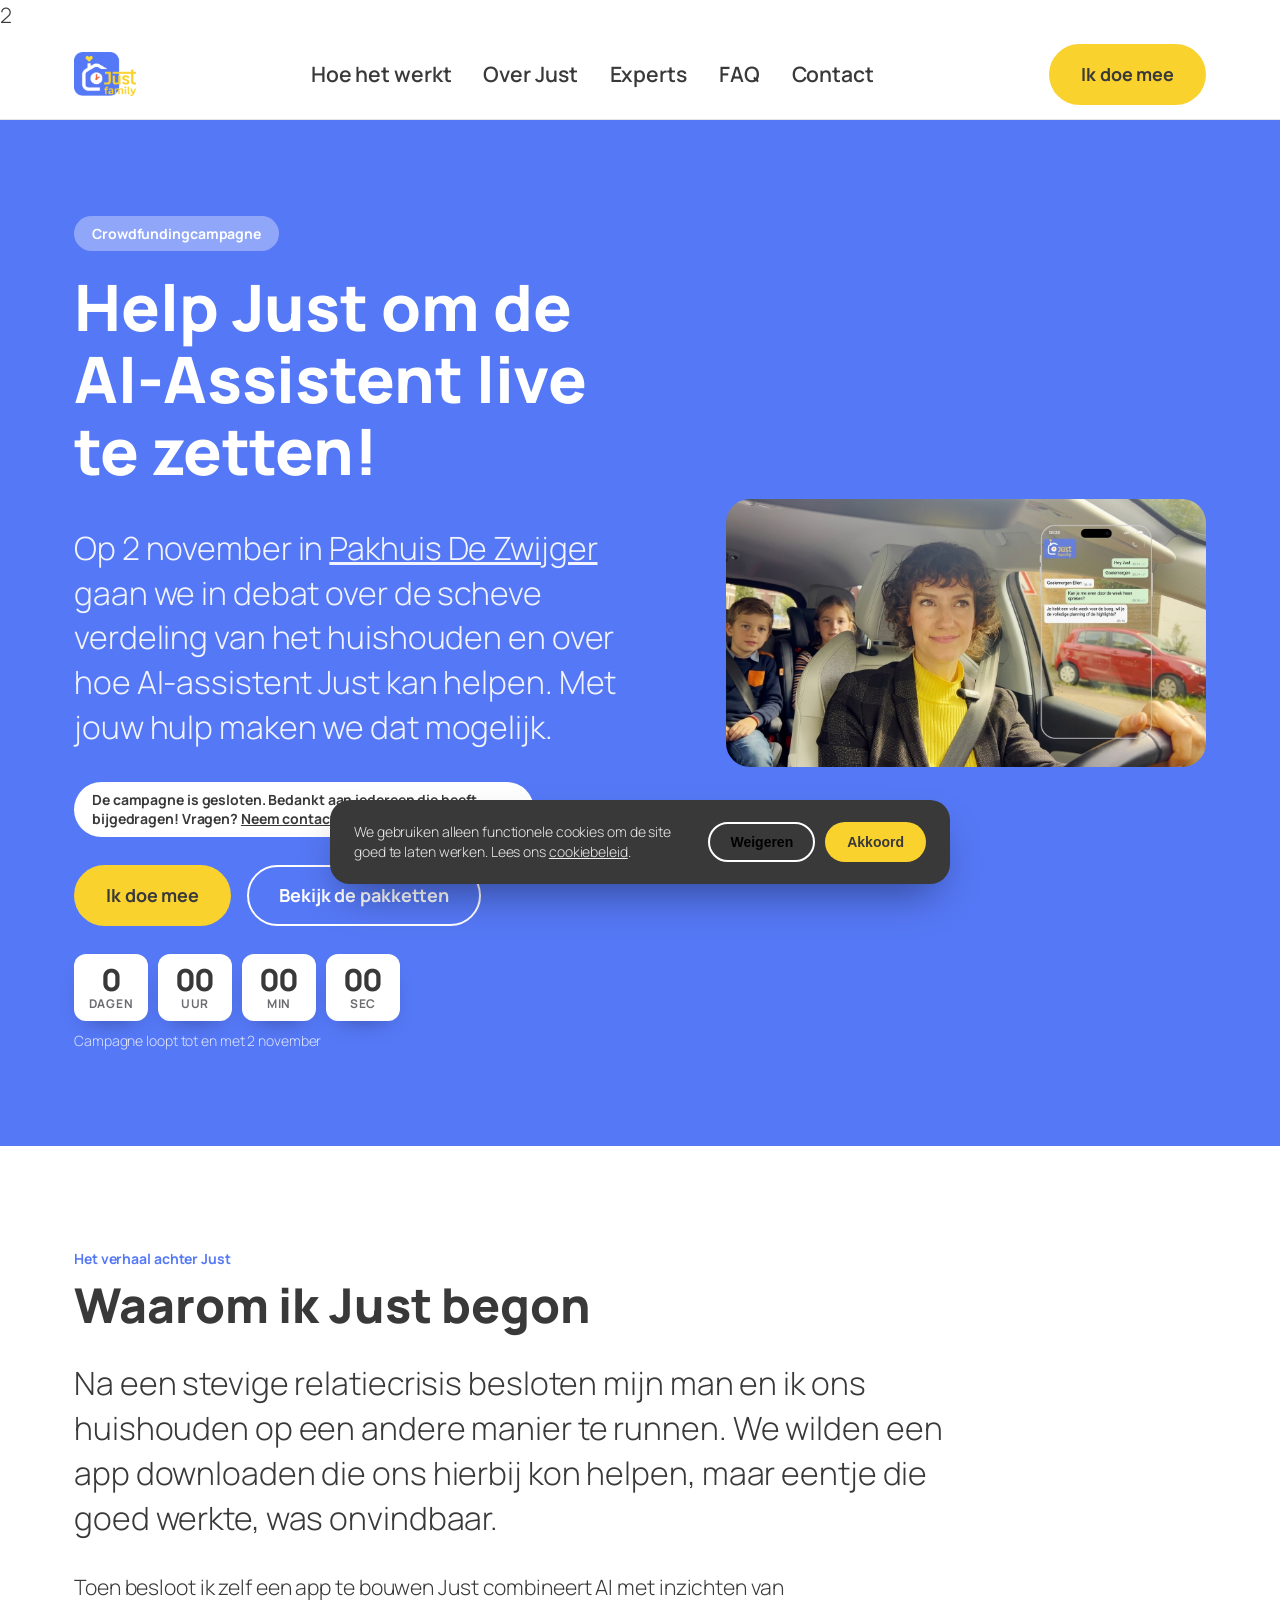
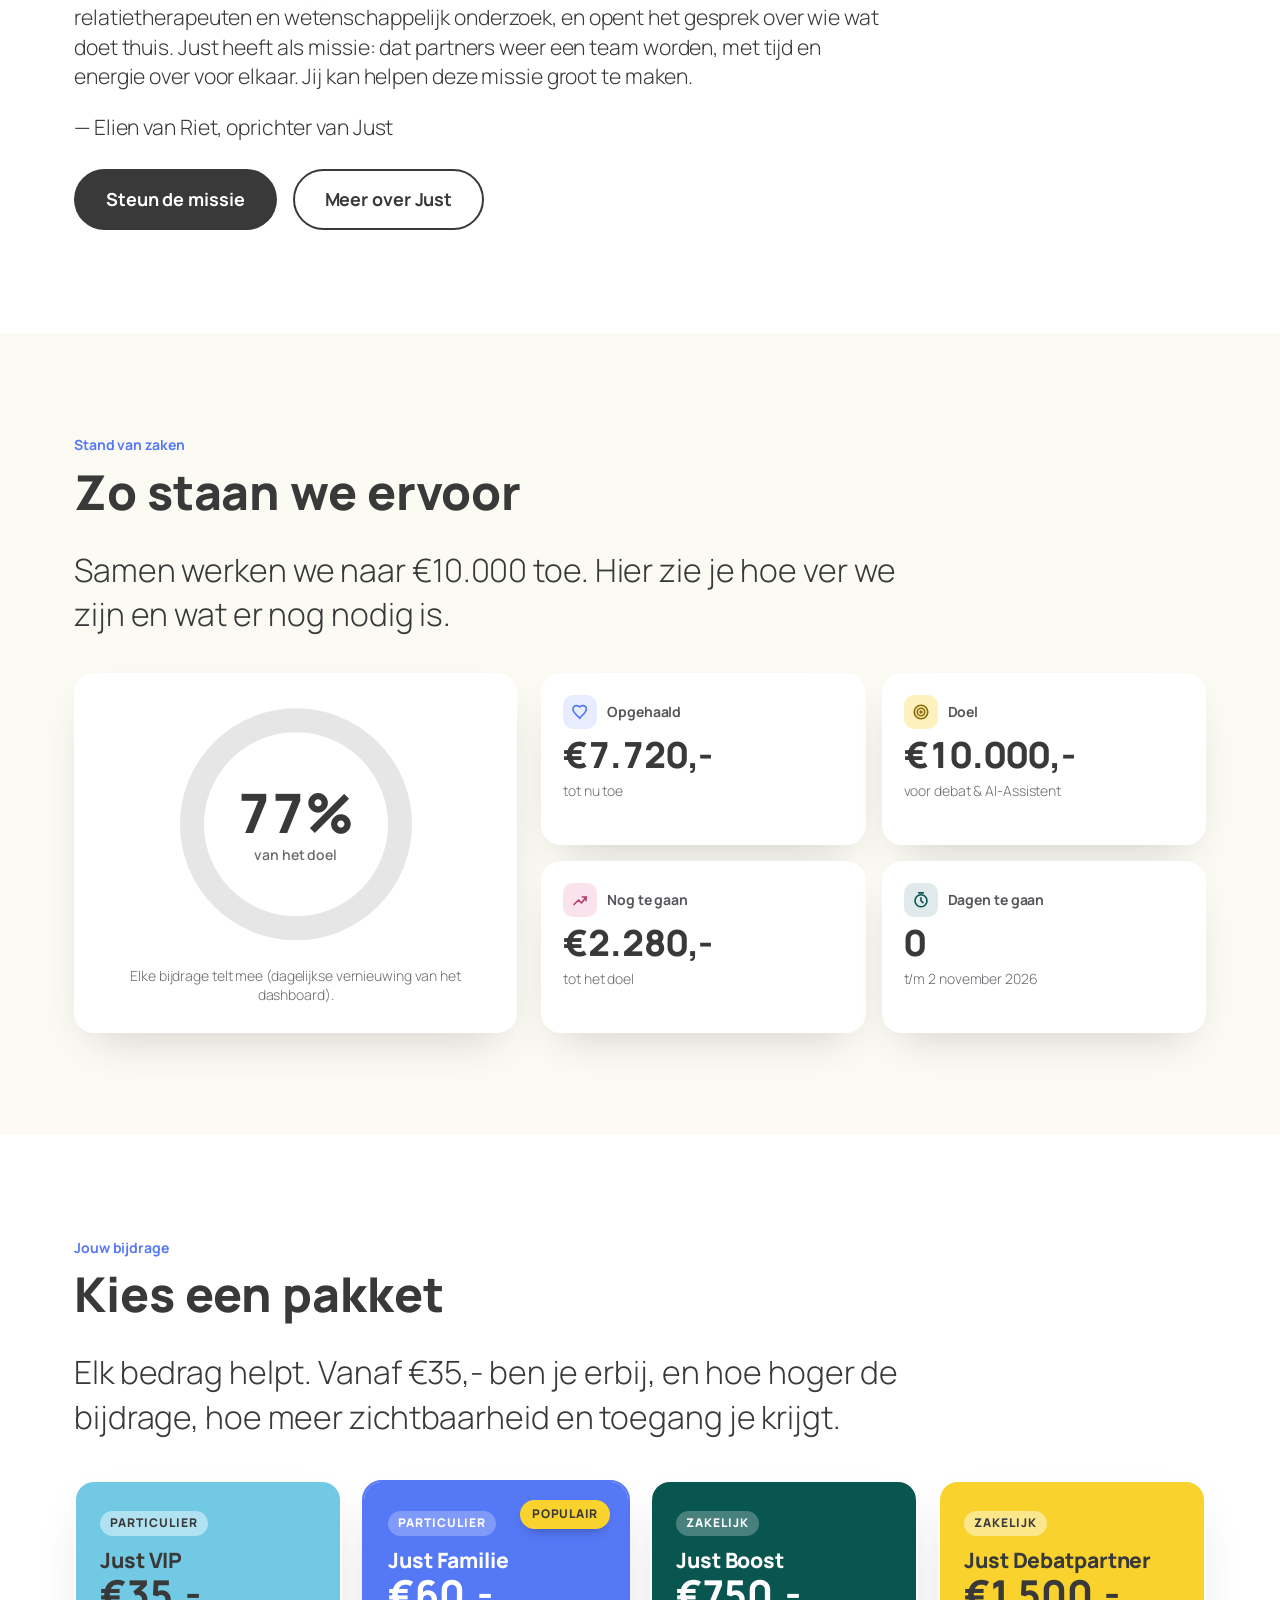
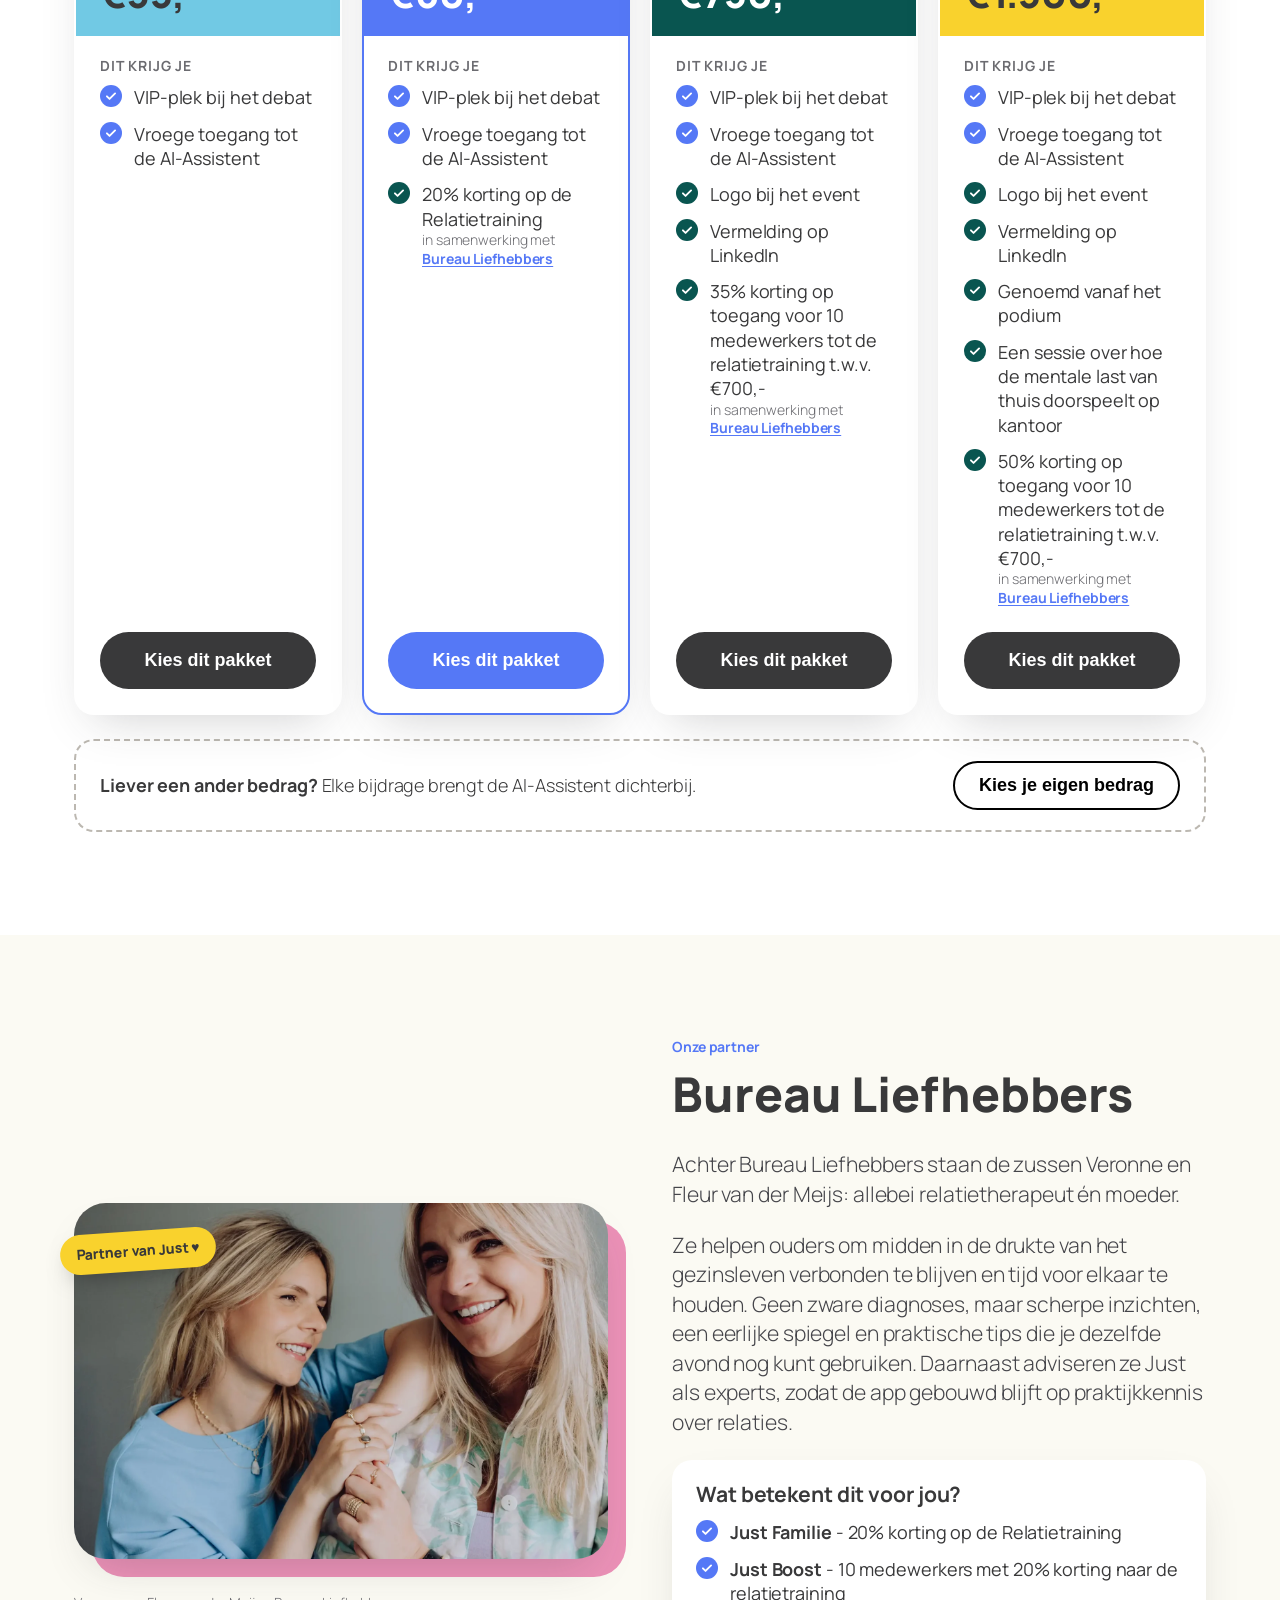
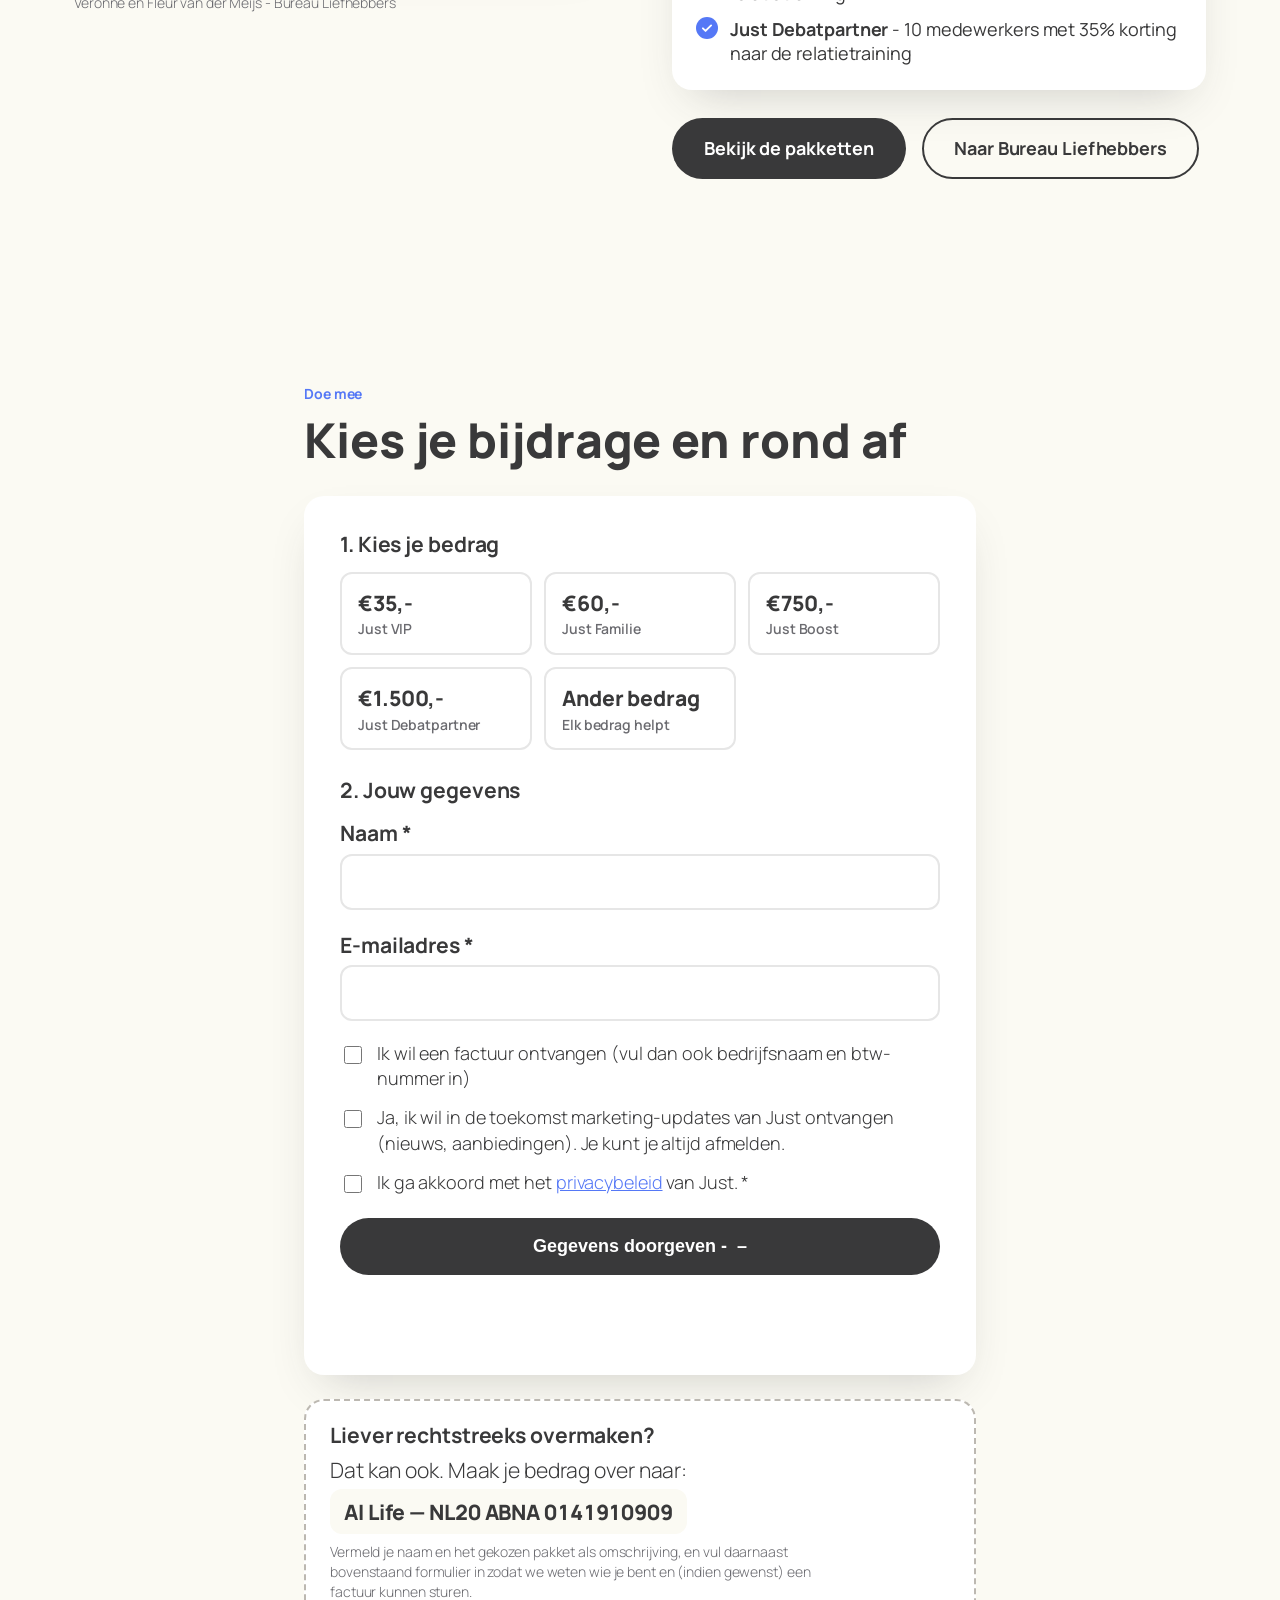
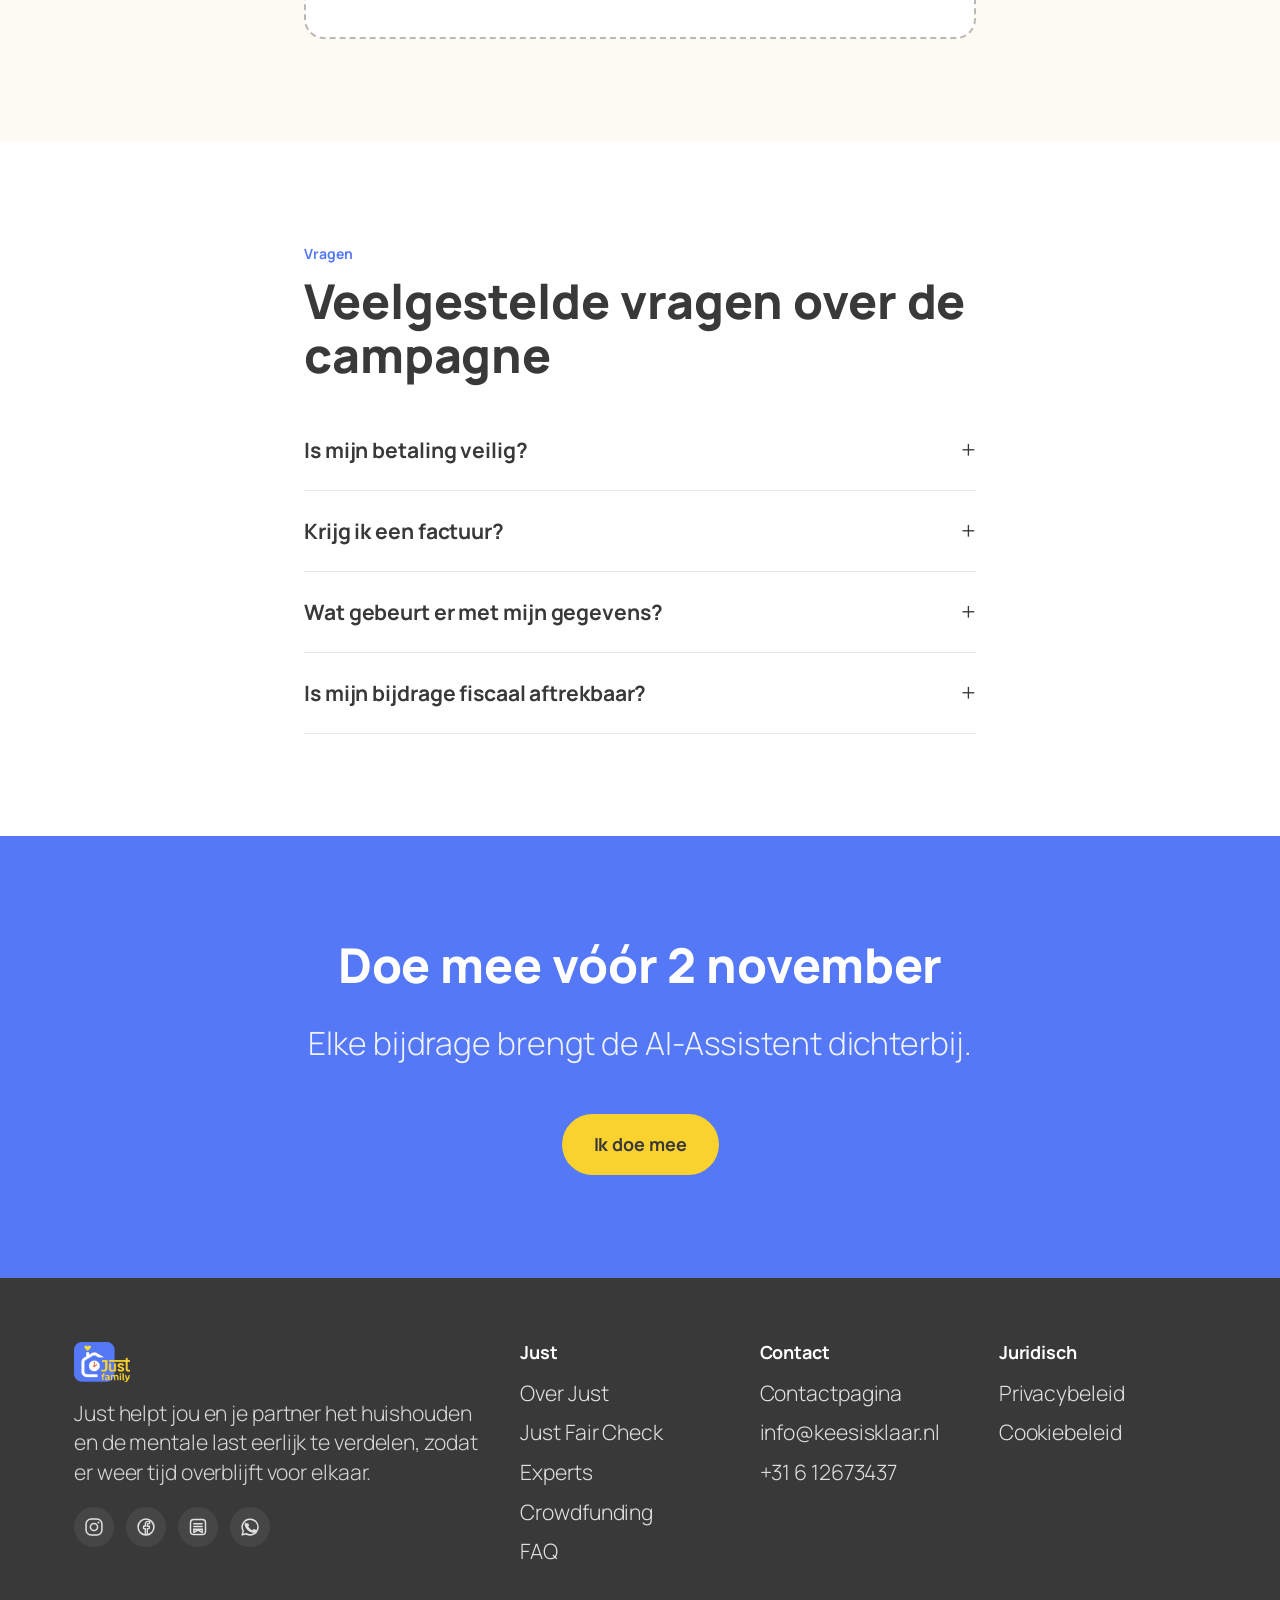
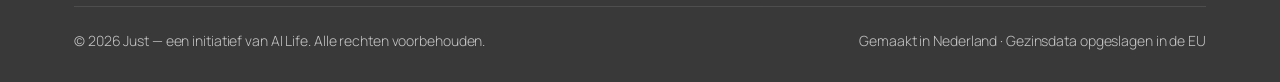
<file: campagne.html>
<!DOCTYPE html>
<html lang="nl">
<head>
<meta charset="UTF-8">
<meta name="viewport" content="width=device-width, initial-scale=1.0">
<title>Steun Just — crowdfundingcampagne, doe mee vóór 2 november 2026</title>
<meta name="description" content="Help Just om de AI-Assistent live te zetten. Doe mee via Mollie - campagne loopt tot 2 november 2026.">
<link rel="canonical" href="https://justfamily.nl/campagne.html">
<meta name="robots" content="noindex, nofollow">
<!-- Open Graph / social -->
<meta property="og:type" content="website">
<meta property="og:site_name" content="Just">
<meta property="og:title" content="Steun Just — crowdfundingcampagne, doe mee vóór 2 november">
<meta property="og:description" content="Steun Just, de AI-assistent voor een eerlijke verdeling thuis. Doe mee met het debat over mentale last op 2 november. Campagne loopt t/m 2 november 2026.">
<meta property="og:url" content="https://justfamily.nl/campagne.html">2
<meta property="og:image" content="https://justfamily.nl/assets/img/og-image.png">
<meta property="og:locale" content="nl_NL">
<meta name="twitter:card" content="summary_large_image">
<meta name="twitter:title" content="Steun Just — crowdfundingcampagne, doe mee vóór 2 november">
<meta name="twitter:description" content="Help Just om de AI-Assistent live te zetten.">

<!-- Favicons -->
<link rel="icon" href="/assets/img/favicon.ico" sizes="any">
<link rel="icon" href="/assets/img/icons/just-icon.svg" type="image/svg+xml">
<link rel="apple-touch-icon" href="/assets/img/apple-touch-icon.png">
<link rel="manifest" href="/site.webmanifest">
<meta name="theme-color" content="#5578f6">

<!-- Fonts -->
<link rel="preconnect" href="https://fonts.googleapis.com">
<link rel="preconnect" href="https://fonts.gstatic.com" crossorigin>
<link href="https://fonts.googleapis.com/css2?family=Manrope:wght@300;400;600;700;800&display=swap" rel="stylesheet">

<link rel="stylesheet" href="/assets/css/style.css">
<link rel="stylesheet" href="/assets/css/campagne.css">

<script type="application/ld+json">
{
  "@context": "https://schema.org",
  "@type": "Organization",
  "@id": "https://justfamily.nl/#organization",
  "name": "Just",
  "alternateName": ["Justfamily", "Just Family", "AI Life"],
  "url": "https://justfamily.nl",
  "logo": "https://justfamily.nl/assets/img/icon-512.png",
  "email": "info@keesisklaar.nl"
}
</script>
</head>
<body>
<a class="skip-link" href="#main">Direct naar inhoud</a>
<header class="site-header">
  <div class="container">
    <a class="logo" href="/index.html">
      <img src="/assets/img/logo/justfamily-logo.png" alt="Just family — logo" style="height:44px; width:auto;">
    </a>
    <nav aria-label="Hoofdmenu">
      <ul class="nav-links">
        <li><a href="/index.html#hoe-het-werkt">Hoe het werkt</a></li>
        <li><a href="/over-just.html">Over Just</a></li>
        <li><a href="/index.html#experts">Experts</a></li>
        <li><a href="/faq.html">FAQ</a></li>
        <li><a href="/contact.html">Contact</a></li>
      </ul>
    </nav>
    <div class="nav-cta">
      <a href="#doe mee" class="btn btn-yellow">Ik doe mee</a>
      <button class="nav-toggle btn btn-outline" aria-expanded="false" aria-label="Menu">Menu</button>
    </div>
  </div>
</header>

<main id="main">

 <!-- ============ HERO + COUNTDOWN + HERO IMAGE ============ -->
<section class="hero bg-blue campaign-hero">
  <div class="container hero-grid">

    <!-- Left: text -->
    <div class="hero-text">
      <span class="hero-eyebrow">Crowdfundingcampagne</span>
      <h1>Help Just om de AI-Assistent live te zetten!</h1>
      <p class="lead">Op 2 november in <a href="https://dezwijger.nl/programma/ai-in-the-family-who-does-what-at-home">Pakhuis De Zwijger</a> gaan we in debat over de scheve verdeling van het huishouden en over hoe AI-assistent Just kan helpen. <span>Met jouw hulp maken we dat mogelijk.</span></p>

      <div id="countdown-closed-wrap">
        <div id="campaign-closed-banner" class="hero-eyebrow" hidden>
          De campagne is gesloten. Bedankt aan iedereen die heeft bijgedragen! Vragen? <a href="/contact.html">Neem contact op</a>.
        </div>
      </div>
      <div class="badge-row" style="margin-top:28px;">
        <a href="#pakketten" class="btn btn-yellow">Ik doe mee</a>
        <a href="#pakketten" class="btn btn-outline">Bekijk de pakketten</a>
      </div>
      <div class="countdown" id="countdown" data-deadline="2026-11-02T23:59:59+01:00" aria-label="Tijd tot het einde van de campagne">
        <div class="countdown-unit"><span class="num" id="cd-days">–</span><span class="label">dagen</span></div>
        <div class="countdown-unit"><span class="num" id="cd-hours">–</span><span class="label">uur</span></div>
        <div class="countdown-unit"><span class="num" id="cd-minutes">–</span><span class="label">min</span></div>
        <div class="countdown-unit"><span class="num" id="cd-seconds">–</span><span class="label">sec</span></div>
      </div>
      <p class="countdown-note">Campagne loopt tot en met 2 november</p>
    </div>

    <!-- Right: image -->
    <div class="hero-media">
      <img src="/assets/img/JustFamily_AI_Lancering_ElienvanRiet_PakhuisdeZwijger_gezin.jpeg"
           alt="Elien van Riet, oprichter van Just — de AI Family Organizer">
      <!-- <div class="hero-lottie" data-lottie="/assets/lottie/hero-huishouden.json" role="img" aria-label="Animatie van huishoudelijke taken"></div> -->
    </div>

  </div>
</section>


  <!-- ============ PERSOONLIJKE MOTIVATIE ELIEN ============ -->
  <section class="section" id="waarom-just">
    <div class="container story">
      <span class="eyebrow">Het verhaal achter Just</span>
      <h2>Waarom ik Just begon</h2>

      <div class="story-card">
        <p class="lead">Na een stevige relatiecrisis besloten mijn man en ik ons huishouden op een andere manier te runnen. We wilden een app downloaden die ons hierbij kon helpen, maar eentje die goed werkte, was onvindbaar.</p>
        <p>Toen besloot ik zelf een app te bouwen Just combineert AI met inzichten van relatietherapeuten en wetenschappelijk onderzoek, en opent het gesprek over wie wat doet thuis. Just heeft als missie: dat partners weer een team worden, met tijd en energie over voor elkaar. Jij kan helpen deze missie groot te maken. </p>
        <p class="story-sign">— Elien van Riet, oprichter van Just</p>
      </div>

      <div class="badge-row" style="margin-top:28px;">
        <a href="#pakketten" class="btn btn-primary">Steun de missie</a>
        <a href="/over-just.html" class="btn btn-outline">Meer over Just</a>
      </div>
    </div>
  </section>


      
      <!-- Tally counter: toont het opgehaalde bedrag uit campaign-data.json -->
    <!--  <div id="campaign-progress">
        <div class="tally" id="tally">
          <span class="tally-ring" aria-hidden="true"></span>
          <a class="tally-button" id="tally-button" href="#pakketten" aria-label="Tel mee: kies een pakket">
            <span class="tally-cap"><span class="tally-heart"></span></span>
          </a>
          <div class="tally-body">
            <span class="tally-reset" aria-hidden="true"></span>
            <div class="tally-face">
              <div class="tally-brand" translate="no">Just <small>family</small></div>
              <div class="tally-window" id="tally-window" role="img" aria-label="€1500,- opgehaald">
                <span class="tally-cur" aria-hidden="true">€</span>
                <span class="tally-digits" id="tally-digits" aria-hidden="true">
                  <span class="tally-digit"><span class="tally-strip"><span><b>0</b></span></span></span>
                  <span class="tally-digit"><span class="tally-strip"><span><b>0</b></span></span></span>
                  <span class="tally-digit"><span class="tally-strip"><span><b>0</b></span></span></span>
                  <span class="tally-digit"><span class="tally-strip"><span><b>0</b></span></span></span>
                  <span class="tally-digit"><span class="tally-strip"><span><b>0</b></span></span></span>
                </span>
              </div>
              <div class="tally-label"><span class="live-dot" aria-hidden="true"></span> Live opgehaald</div>
              <div class="tally-sub">van <span class="js-goal">€10.000</span> doel</div>
            </div>
          </div>
        </div>
        <p class="tally-hint">Druk op de knop en tel mee &darr;</p>
      </div>
    </div>
  </section>

  <!-- ============ DASHBOARD: STAND VAN HET DOEL ============ -->
  <section class="section bg-off" id="doel">
    <div class="container">
      <span class="eyebrow">Stand van zaken</span>
      <h2>Zo staan we ervoor</h2>
      <p class="lead">Samen werken we naar <span class="js-goal">€10.000</span> toe. Hier zie je hoe ver we zijn en wat er nog nodig is.</p>

      <div class="dash">
        <div class="dash-card dash-gauge">
          <div class="gauge" id="gauge" role="img" aria-label="0% van het doel bereikt">
            <svg viewBox="0 0 120 120" aria-hidden="true">
              <circle class="gauge-track" cx="60" cy="60" r="52" fill="none" stroke-width="12"/>
              <circle class="gauge-fill" id="gauge-fill" cx="60" cy="60" r="52" fill="none" stroke-width="12"
                      stroke-dasharray="326.73" stroke-dashoffset="326.73"/>
            </svg>
            <div class="gauge-center" aria-hidden="true">
              <span class="gauge-pct" id="gauge-pct">77%</span>
              <span class="gauge-cap">van het doel</span>
            </div>
          </div>
          <p class="dash-note">Elke bijdrage telt mee (dagelijkse vernieuwing van het dashboard).</p>
        </div>

        <div class="dash-tiles">
          <div class="tile">
            <div class="tile-head"><span class="tile-icon" style="background:rgba(85,120,246,0.14); color:var(--color-primary-blue);"><svg viewBox="0 0 24 24" fill="none" stroke="currentColor" stroke-width="2.2" stroke-linecap="round" stroke-linejoin="round" aria-hidden="true"><path d="M12 20.5 10.6 19.2C5.7 14.8 2.5 11.9 2.5 8.4 2.5 5.6 4.7 3.5 7.4 3.5c1.6 0 3.1.7 4.1 1.9 1-1.2 2.5-1.9 4.1-1.9 2.8 0 4.9 2.1 4.9 4.9 0 3.5-3.2 6.4-8.1 10.8z"/></svg></span>Opgehaald</div>
            <div class="tile-value" id="amount-raised">€7.720,-</div>
            <div class="tile-sub">tot nu toe</div>
          </div>
          <div class="tile">
            <div class="tile-head"><span class="tile-icon" style="background:rgba(249,210,45,0.3); color:#8a6d00;"><svg viewBox="0 0 24 24" fill="none" stroke="currentColor" stroke-width="2.2" stroke-linecap="round" stroke-linejoin="round" aria-hidden="true"><circle cx="12" cy="12" r="9"/><circle cx="12" cy="12" r="5"/><circle cx="12" cy="12" r="1.2" fill="currentColor"/></svg></span>Doel</div>
            <div class="tile-value" id="amount-goal">€10.000,-</div>
            <div class="tile-sub">voor debat &amp; AI-Assistent</div>
          </div>
          <div class="tile">
            <div class="tile-head"><span class="tile-icon" style="background:rgba(235,145,183,0.25); color:#b3416f;"><svg viewBox="0 0 24 24" fill="none" stroke="currentColor" stroke-width="2.2" stroke-linecap="round" stroke-linejoin="round" aria-hidden="true"><path d="M4 18 10 12l4 4 6-8"/><path d="M15 8h5v5"/></svg></span>Nog te gaan</div>
            <div class="tile-value" id="amount-left">€2.280,-</div>
            <div class="tile-sub">tot het doel</div>
          </div>
          <div class="tile">
            <div class="tile-head"><span class="tile-icon" style="background:rgba(9,85,80,0.12); color:var(--color-teal);"><svg viewBox="0 0 24 24" fill="none" stroke="currentColor" stroke-width="2.2" stroke-linecap="round" stroke-linejoin="round" aria-hidden="true"><circle cx="12" cy="13" r="8"/><path d="M12 9v4l2.5 2.5"/><path d="M9 2.5h6"/></svg></span>Dagen te gaan</div>
            <div class="tile-value" id="days-left">0</div>
            <div class="tile-sub">t/m 2 november 2026</div>
          </div>
        </div>
<!--
        <div class="dash-card dash-progress">
          <div class="dash-progress-head">
            <h3>Mijlpalen</h3>
            <span class="dash-updated"><span class="live-dot" aria-hidden="true"></span> Laatst bijgewerkt: <span id="last-updated">zojuist</span></span>
          </div>
          <div class="mbar">
            <div class="mbar-track"><div class="mbar-fill" id="progress-fill"></div></div>
            <ol class="mbar-marks" id="milestones">
              <li class="mbar-mark" data-pct="25" style="left:25%"><span class="mbar-dot"><svg viewBox="0 0 24 24" fill="none" stroke="#fff" stroke-width="3.5" stroke-linecap="round" stroke-linejoin="round" aria-hidden="true"><path d="M5 12.5l4.5 4.5L19 7.5"/></svg></span><span class="mbar-label"><strong class="js-ms">€2.500</strong><span>25%</span></span></li>
              <li class="mbar-mark" data-pct="50" style="left:50%"><span class="mbar-dot"><svg viewBox="0 0 24 24" fill="none" stroke="#fff" stroke-width="3.5" stroke-linecap="round" stroke-linejoin="round" aria-hidden="true"><path d="M5 12.5l4.5 4.5L19 7.5"/></svg></span><span class="mbar-label"><strong class="js-ms">€5.000</strong><span>halverwege</span></span></li>
              <li class="mbar-mark" data-pct="75" style="left:75%"><span class="mbar-dot"><svg viewBox="0 0 24 24" fill="none" stroke="#fff" stroke-width="3.5" stroke-linecap="round" stroke-linejoin="round" aria-hidden="true"><path d="M5 12.5l4.5 4.5L19 7.5"/></svg></span><span class="mbar-label"><strong class="js-ms">€7.500</strong><span>75%</span></span></li>
              <li class="mbar-mark" data-pct="100" style="left:100%"><span class="mbar-dot"><svg viewBox="0 0 24 24" fill="none" stroke="#fff" stroke-width="3.5" stroke-linecap="round" stroke-linejoin="round" aria-hidden="true"><path d="M5 12.5l4.5 4.5L19 7.5"/></svg></span><span class="mbar-label"><strong class="js-ms">€15.000</strong><span>doel!</span></span></li>
            </ol>
          </div>
          <p class="dash-nudge" id="dash-nudge">Nog <strong class="js-left">€13.415,-</strong> te gaan. Dat zijn bijvoorbeeld <strong id="nudge-count">224</strong> Just Familie-pakketten.</p>
          <!-- <span><strong id="donor-count">0</strong> donateurs</span> -->
        </div>
      </div>
    </div>
  </section>

  <!-- ============ PAKKETTEN ============ -->
  <section class="section" id="pakketten">
    <div class="container">
      <span class="eyebrow">Jouw bijdrage</span>
      <h2>Kies een pakket</h2>
      <p class="lead">Elk bedrag helpt. Vanaf €35,- ben je erbij, en hoe hoger de bijdrage, hoe meer zichtbaarheid en toegang je krijgt.</p>

      <div class="tier-grid">
        <article class="tier-card tier-card--vip">
          <div class="tier-top">
            <span class="tier-kind">Particulier</span>
            <h3 class="tier-name">Just VIP</h3>
            <div class="tier-amount">€35,-</div>
          </div>
          <div class="tier-body">
            <h4>Dit krijg je</h4>
            <ul class="check-list">
              <li>VIP-plek bij het debat</li>
              <li>Vroege toegang tot de AI-Assistent</li>
            </ul>
            <button class="btn btn-primary" data-select-tier="35">Kies dit pakket</button>
          </div>
        </article>

        <article class="tier-card tier-card--familie">
          <span class="tier-badge">Populair</span>
          <div class="tier-top">
            <span class="tier-kind">Particulier</span>
            <h3 class="tier-name">Just Familie</h3>
            <div class="tier-amount">€60,-</div>
          </div>
          <div class="tier-body">
            <h4>Dit krijg je</h4>
            <ul class="check-list">
              <li>VIP-plek bij het debat</li>
              <li>Vroege toegang tot de AI-Assistent</li>
              <li class="is-plus">20% korting op de Relatietraining <span class="muted">in samenwerking met <a href="#bureau-liefhebbers">Bureau Liefhebbers</a></span></li>
            </ul>
            <button class="btn btn-primary" data-select-tier="60">Kies dit pakket</button>
          </div>
        </article>

        <article class="tier-card tier-card--bedrijf">
          <div class="tier-top">
            <span class="tier-kind">Zakelijk</span>
            <h3 class="tier-name">Just Boost</h3>
            <div class="tier-amount">€750,-</div>
          </div>
          <div class="tier-body">
            <h4>Dit krijg je</h4>
            <ul class="check-list">
              <li>VIP-plek bij het debat</li>
              <li>Vroege toegang tot de AI-Assistent</li>
              <li class="is-plus">Logo bij het event</li>
              <li class="is-plus">Vermelding op LinkedIn</li>
              <li class="is-plus">35% korting op toegang voor 10 medewerkers tot de relatietraining t.w.v. €700,- <span class="muted">in samenwerking met <a href="#bureau-liefhebbers">Bureau Liefhebbers</a></span></li>
            </ul>
            <button class="btn btn-primary" data-select-tier="750">Kies dit pakket</button>
          </div>
        </article>

        <article class="tier-card tier-card--partner">
          <div class="tier-top">
            <span class="tier-kind">Zakelijk</span>
            <h3 class="tier-name">Just Debatpartner</h3>
            <div class="tier-amount">€1.500,-</div>
          </div>
          <div class="tier-body">
            <h4>Dit krijg je</h4>
            <ul class="check-list">
              <li>VIP-plek bij het debat</li>
              <li>Vroege toegang tot de AI-Assistent</li>        
              <li class="is-plus">Logo bij het event</li>
              <li class="is-plus">Vermelding op LinkedIn</li>
              <li class="is-plus">Genoemd vanaf het podium</li>
              <li class="is-plus">Een sessie over hoe de mentale last van thuis doorspeelt op kantoor</li>
              <li class="is-plus">50% korting op toegang voor 10 medewerkers tot de relatietraining t.w.v. €700,-<span class="muted">in samenwerking met <a href="#bureau-liefhebbers">Bureau Liefhebbers</a></span></li>
            </ul>
            <button class="btn btn-primary" data-select-tier="1500">Kies dit pakket</button>
          </div>
        </article>
      </div>

      <div class="tier-other">
        <p><strong>Liever een ander bedrag?</strong> Elke bijdrage brengt de AI-Assistent dichterbij.</p>
        <button class="btn btn-outline" data-select-tier="anders">Kies je eigen bedrag</button>
      </div>
    </div>
  </section>

  <!-- ============ BUREAU LIEFHEBBERS ============ -->
  <section class="section bg-off" id="bureau-liefhebbers">
    <div class="container partner-grid">
      <figure class="partner-photo">
        <picture>
          <source srcset="/assets/img/partners/bureau-liefhebbers.webp" type="image/webp">
          <img src="/assets/img/partners/bureau-liefhebbers.jpg" width="1536" height="1025" loading="lazy"
             alt="Veronne en Fleur van der Meijs van Bureau Liefhebbers, lachend naast elkaar">
        </picture>
        <span class="partner-sticker">Partner van Just &hearts;</span>
        <figcaption>Veronne en Fleur van der Meijs - Bureau Liefhebbers</figcaption>
      </figure>

      <div class="partner-copy">
        <span class="eyebrow">Onze partner</span>
        <h2>Bureau Liefhebbers</h2>
        <p class="lead" style="font-size:var(--fs-large);">Achter Bureau Liefhebbers staan de zussen Veronne en Fleur van der Meijs: allebei relatietherapeut én moeder.</p>
        <p>Ze helpen ouders om midden in de drukte van het gezinsleven verbonden te blijven en tijd voor elkaar te houden. Geen zware diagnoses, maar scherpe inzichten, een eerlijke spiegel en praktische tips die je dezelfde avond nog kunt gebruiken. Daarnaast adviseren ze Just als experts, zodat de app gebouwd blijft op praktijkkennis over relaties.</p>

        <div class="partner-perks">
          <h3>Wat betekent dit voor jou?</h3>
          <ul class="check-list">
            <li><strong>Just Familie</strong> - 20% korting op de Relatietraining</li>
            <li><strong>Just Boost</strong> - 10 medewerkers met 20% korting naar de relatietraining</li>
            <li><strong>Just Debatpartner</strong> - 10 medewerkers met 35% korting naar de relatietraining</li>
          </ul>
        </div>

        <div class="badge-row">
          <a href="#pakketten" class="btn btn-primary">Bekijk de pakketten</a>
          <a href="https://bureauliefhebbers.com/" class="btn btn-outline" target="_blank" rel="noopener">Naar Bureau Liefhebbers</a>
        </div>
      </div>
    </div>
  </section>

  <!-- ============ DONATIEFORMULIER ============ -->
  <section class="section bg-off" id="doe mee">
    <div class="container" style="max-width:720px;">
      <span class="eyebrow">Doe mee</span>
      <h2>Kies je bijdrage en rond af</h2>

      <form id="donate-form" class="donate-form" action="https://formspree.io/f/myekvdpe" method="POST">
        <!-- Onderwerpregel van de notificatie-e-mail. Het ontvangend adres (info@keesisklaar.nl)
             stel je in bij het aanmaken van dit formulier in je Formspree-account — zie README.md. -->
        <input type="hidden" name="_subject" value="Nieuwe donatie-aanmelding — Just crowdfundingcampagne">

        <h3 style="margin-bottom:16px;">1. Kies je bedrag</h3>
        <div class="amount-grid" role="radiogroup" aria-label="Kies een donatiebedrag">
          <label class="amount-option">
            <input type="radio" name="bedrag" value="35">
            €35,- <span>Just VIP</span>
          </label>
          <label class="amount-option">
            <input type="radio" name="bedrag" value="60">
            €60,- <span>Just Familie</span>
          </label>
          <label class="amount-option">
            <input type="radio" name="bedrag" value="750">
            €750,- <span>Just Boost</span>
          </label>
          <label class="amount-option">
            <input type="radio" name="bedrag" value="1500">
            €1.500,- <span>Just Debatpartner</span>
          </label>
          <label class="amount-option">
            <input type="radio" name="bedrag" value="anders">
            Ander bedrag <span>Elk bedrag helpt</span>
          </label>
        </div>
        <input type="number" id="custom-bedrag" name="bedrag_anders" min="1" step="1" placeholder="Vul je bedrag in (€)" hidden>

        <h3 style="margin:28px 0 16px;">2. Jouw gegevens</h3>
        <div class="form-group">
          <label for="naam">Naam *</label>
          <input type="text" id="naam" name="naam" required autocomplete="name">
        </div>
        <div class="form-group">
          <label for="email">E-mailadres *</label>
          <input type="email" id="email" name="email" required autocomplete="email">
        </div>

        <div class="checkbox-row">
          <input type="checkbox" id="wil-factuur" name="wil_factuur" value="ja">
          <label for="wil-factuur">Ik wil een factuur ontvangen (vul dan ook bedrijfsnaam en btw-nummer in)</label>
        </div>

        <div class="invoice-fields" id="invoice-fields" hidden>
          <div class="form-group">
            <label for="bedrijfsnaam">Bedrijfsnaam</label>
            <input type="text" id="bedrijfsnaam" name="bedrijfsnaam" autocomplete="organization">
          </div>
          <div class="form-group">
            <label for="btw">BTW-nummer</label>
            <input type="text" id="btw" name="btw_nummer" autocomplete="off">
          </div>
        </div>

        <div class="checkbox-row">
          <input type="checkbox" id="wil-marketing" name="wil_marketing_updates" value="ja">
          <label for="wil-marketing">Ja, ik wil in de toekomst marketing-updates van Just ontvangen (nieuws, aanbiedingen). Je kunt je altijd afmelden.</label>
        </div>

        <div class="checkbox-row">
          <input type="checkbox" id="akkoord-privacy" required>
          <label for="akkoord-privacy">Ik ga akkoord met het <a href="/privacybeleid.html" target="_blank" rel="noopener">privacybeleid</a> van Just. *</label>
        </div>

        <button type="submit" class="btn btn-primary" style="width:100%; justify-content:center; margin-top:8px;">
          Gegevens doorgeven - <span id="selected-amount-label">–</span>
        </button>
        <p class="form-feedback" id="donate-feedback" role="status"></p>

        <div class="payment-buttons" id="payment-buttons" hidden>
          <a href="#" id="btn-mollie" class="btn btn-mollie" target="_blank" rel="noopener">Betaal via Mollie (iDEAL)</a>
          <!-- <a href="#" id="btn-stripe" class="btn btn-stripe" target="_blank" rel="noopener">Betaal via Stripe (kaart)</a> 
          <a href="#" id="btn-tikkie" class="btn btn-tikkie" target="_blank" rel="noopener">Betaal via Tikkie</a> -->
        </div>
      </form>

      <div class="bank-transfer-box">
        <h4 style="margin-bottom:8px;">Liever rechtstreeks overmaken?</h4>
        <p style="margin-bottom:4px;">Dat kan ook. Maak je bedrag over naar:</p>
        <span class="iban">AI Life — NL20 ABNA 0141910909</span>
        <p style="font-size:var(--fs-small); color:#6b6b70; margin-top:8px;">Vermeld je naam en het gekozen pakket als omschrijving, en vul daarnaast bovenstaand formulier in zodat we weten wie je bent en (indien gewenst) een factuur kunnen sturen.</p>
      </div>
    </div>
  </section>

  <!-- ============ VEELGESTELDE VRAGEN OVER DE CAMPAGNE ============ -->
  <section class="section">
    <div class="container" style="max-width:720px;">
      <span class="eyebrow">Vragen</span>
      <h2>Veelgestelde vragen over de campagne</h2>

      <details class="faq-item">
        <summary class="faq-question">Is mijn betaling veilig?</summary>
        <div class="faq-answer"><p>Ja. Betalingen lopen via Mollie (gekoppeld aan iDEAL/ABN AMRO). Just ziet en bewaart je kaart- of bankgegevens nooit zelf.</p></div>
      </details>
      <details class="faq-item">
        <summary class="faq-question">Krijg ik een factuur?</summary>
        <div class="faq-answer"><p>Ja, als je dat aanvinkt in het formulier en je bedrijfsnaam + btw-nummer invult. Mollie stuurt je de factuur na je donatie per e-mail toe.</p></div>
      </details>
      <details class="faq-item">
        <summary class="faq-question">Wat gebeurt er met mijn gegevens?</summary>
        <div class="faq-answer"><p>We gebruiken je naam en e-mailadres om je donatie te verwerken en (indien van toepassing) een factuur te sturen. Alleen als je dat expliciet aanvinkt, ontvang je ook marketing-updates. Zie ons <a href="/privacybeleid.html">privacybeleid</a> voor de volledige uitleg.</p></div>
      </details>
      <details class="faq-item">
        <summary class="faq-question">Is mijn bijdrage fiscaal aftrekbaar?</summary>
        <div class="faq-answer"><p> Ja, als je Just Family sponsort, dan levert je dit publiciteit op en is dit fiscaal aftrekbaar. Voor vragen kan je contact opnemen via <a href="/contact.html">onze contactpagina</a>.</p></div>
      </details>
    </div>
  </section>

  <!-- ============ SLOT-CTA ============ -->
  <section class="section bg-blue text-center">
    <div class="container">
      <h2>Doe mee vóór 2 november</h2>
      <p class="lead mx-auto" style="color:#fff; opacity:0.9;">Elke bijdrage brengt de AI-Assistent dichterbij.</p>
      <a href="#doe mee" class="btn btn-yellow" style="margin-top:16px;">Ik doe mee</a>
    </div>
  </section>

</main>
<footer class="site-footer">
  <div class="container">
    <div class="footer-grid">
      <div>
        <img src="/assets/img/logo/justfamily-logo.png" alt="Just family" style="height:40px; margin-bottom:16px;">
        <p style="max-width:38ch; opacity:0.8;">Just helpt jou en je partner het huishouden en de mentale last eerlijk te verdelen, zodat er weer tijd overblijft voor elkaar.</p>
        <div class="social-links">
      <a href="https://www.instagram.com/just_family_ai/" target="_blank" rel="noopener noreferrer" aria-label="Just op Instagram"><span class="social-icon" style="--icon:url(/assets/img/icons/social/instagram.svg);"></span></a>
      <a href="https://www.facebook.com/profile.php?id=61588828659085" target="_blank" rel="noopener noreferrer" aria-label="Just op Facebook"><span class="social-icon" style="--icon:url(/assets/img/icons/social/facebook.svg);"></span></a>
      <a href="https://elienvanriet.substack.com/" target="_blank" rel="noopener noreferrer" aria-label="Just op Substack"><span class="social-icon" style="--icon:url(/assets/img/icons/social/substack.svg);"></span></a>
      <a href="https://wa.me/31612673437" target="_blank" rel="noopener noreferrer" aria-label="Just op WhatsApp"><span class="social-icon" style="--icon:url(/assets/img/icons/social/whatsapp.svg);"></span></a>
      </div>

      </div>
      <div>
        <h4>Just</h4>
        <ul>
          <li><a href="/over-just.html">Over Just</a></li>
          <li><a href="/just-fair-check.html">Just Fair Check</a></li>
          <li><a href="/index.html#experts">Experts</a></li>
          <li><a href="/campagne.html">Crowdfunding</a></li>
          <li><a href="/faq.html">FAQ</a></li>
        </ul>
      </div>
      <div>
        <h4>Contact</h4>
        <ul>
          <li><a href="/contact.html">Contactpagina</a></li>
          <li><a href="mailto:info@keesisklaar.nl">info@keesisklaar.nl</a></li>
          <li><a href="tel:+31612673437">+31 6 12673437</a></li>
        </ul>
      </div>
      <div>
        <h4>Juridisch</h4>
        <ul>
          <li><a href="/privacybeleid.html">Privacybeleid</a></li>
          <li><a href="/cookiebeleid.html">Cookiebeleid</a></li>
        </ul>
      </div>
    </div>
    <div class="footer-bottom">
      <span>&copy; <span id="year">2026</span> Just — een initiatief van AI Life. Alle rechten voorbehouden.</span>
      <span>Gemaakt in Nederland &middot; Gezinsdata opgeslagen in de EU</span>
    </div>
  </div>
</footer>

<div class="cookie-banner" id="cookie-banner" hidden role="dialog" aria-label="Cookiemelding">
  <p>We gebruiken alleen functionele cookies om de site goed te laten werken. Lees ons <a href="/cookiebeleid.html">cookiebeleid</a>.</p>
  <div class="cookie-actions">
    <button id="cookie-decline" class="btn btn-outline" style="border-color:#fff;">Weigeren</button>
    <button id="cookie-accept" class="btn btn-yellow">Akkoord</button>
  </div>
</div>

<script src="/assets/js/main.js"></script>
<script src="/assets/js/crowdfunding.js"></script>
</body>
</html>
</file>
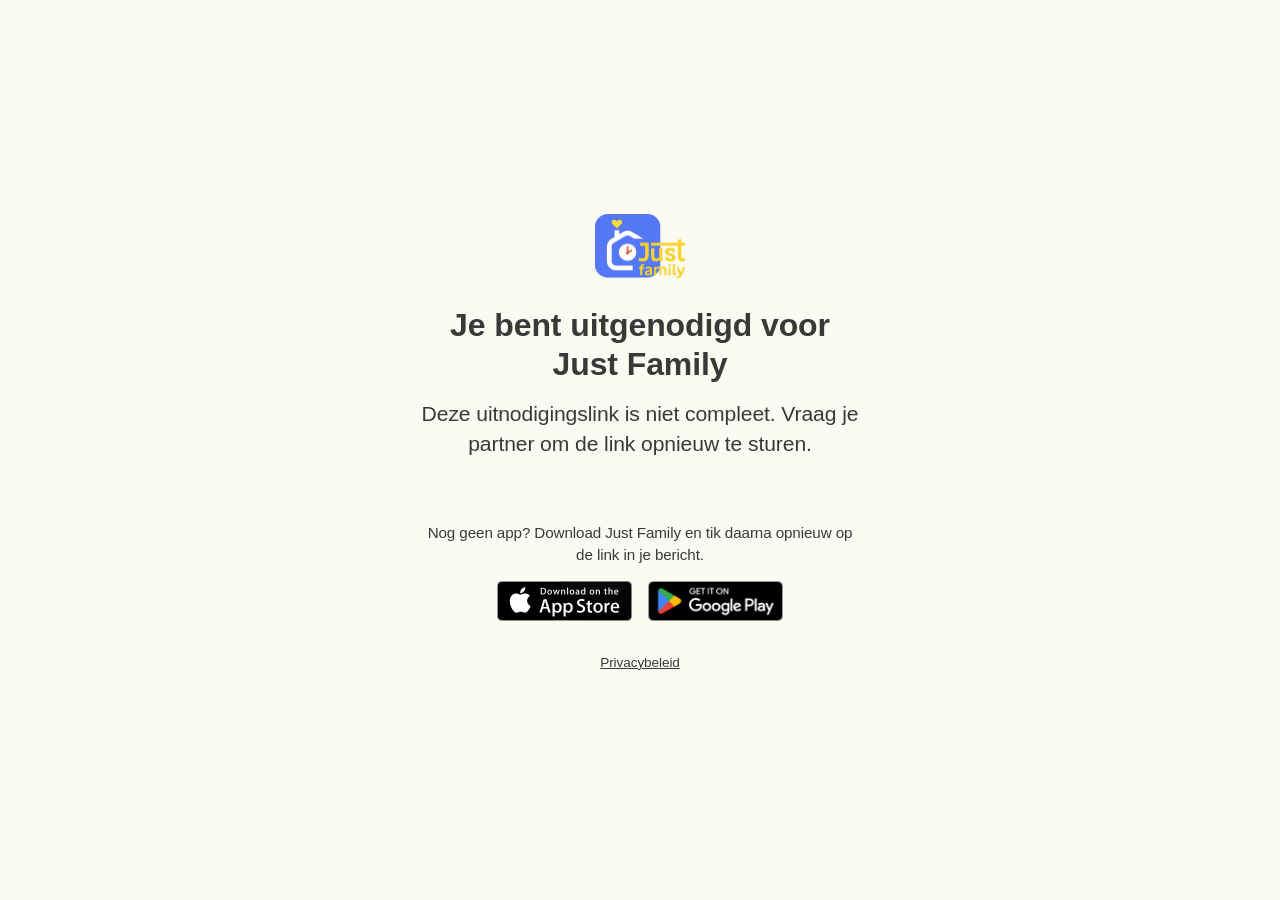
<file: uitnodiging.html>
<!DOCTYPE html>
<html lang="nl">
<head>
<meta charset="UTF-8">
<meta name="referrer" content="no-referrer">
<meta name="robots" content="noindex,nofollow">
<meta name="viewport" content="width=device-width, initial-scale=1.0">
<title>Uitnodiging — Just Family</title>

<!-- Favicons -->
<link rel="icon" href="/assets/img/favicon.ico" sizes="any">
<link rel="icon" href="/assets/img/icons/just-icon.svg" type="image/svg+xml">
<link rel="apple-touch-icon" href="/assets/img/apple-touch-icon.png">
<link rel="manifest" href="/site.webmanifest">
<meta name="theme-color" content="#5578f6">

<link rel="stylesheet" href="/assets/css/style.css">
<style>
  .invite {
    box-sizing: border-box;
    min-height: 100vh;
    min-height: 100svh;
    max-width: 480px;
    margin: 0 auto;
    padding: 32px 20px;
    display: flex;
    flex-direction: column;
    justify-content: center;
    text-align: center;
  }
  .invite-logo { height: 64px; width: auto; margin: 0 auto 28px; }
  .invite h1 { font-size: 2rem; line-height: 1.2; margin: 0 0 16px; }
  .invite-text { margin: 0 0 24px; }
  .invite-open { align-self: center; justify-content: center; min-width: 200px; font-size: 1rem; padding: 14px 32px; }
  .invite-stores { margin-top: 40px; }
  .invite-stores p { font-size: 0.95rem; margin: 0 0 16px; }
  .invite-stores .badge-row { justify-content: center; }
  .invite-stores img { display: block; height: 40px; width: auto; }
  .invite-privacy { margin-top: 32px; font-size: 0.85rem; }
</style>
</head>
<body class="bg-off">
<main class="invite">
  <img class="invite-logo" src="/assets/img/logo/justfamily-logo.png" alt="Just family">
  <h1>Je bent uitgenodigd voor Just Family</h1>

  <p class="invite-text" id="invite-intro" hidden>Je partner wil samen met jou het huishouden eerlijk verdelen. Open de uitnodiging in de app om mee te doen.</p>
  <a class="btn btn-primary invite-open" id="invite-open" hidden>Open in de app</a>
  <p class="invite-text" id="invite-error" role="alert" hidden>Deze uitnodigingslink is niet compleet. Vraag je partner om de link opnieuw te sturen.</p>

  <section class="invite-stores">
    <p>Nog geen app? Download Just Family en tik daarna opnieuw op de link in je bericht.</p>
    <div class="badge-row">
      <a href="https://apps.apple.com/nl/app/just-family-ai-organizer/id6742998095" target="_blank" rel="noopener noreferrer"><img src="/assets/img/badges/appstore.png" alt="Download in de App Store"></a>
      <a href="https://play.google.com/store/apps/details?id=com.klaariskees.app" target="_blank" rel="noopener noreferrer"><img class="invite-badge-play" src="/assets/img/badges/googleplay.png?v=2" alt="Ontdek het op Google Play"></a>
    </div>
  </section>

  <p class="invite-privacy"><a href="/privacybeleid.html">Privacybeleid</a></p>
</main>
<script src="/assets/js/uitnodiging.js"></script>
</body>
</html>
</file>
<file: assets/css/style.css>
/* ==========================================================================
   Justfamily — huisstijl overgenomen van Klaar is Kees (zelfde eigenaar/merk)
   Kleurtokens en typografie 1-op-1 overgenomen uit de originele theme.json
   ========================================================================== */

:root {
  /* --- Just Family app-designsysteem (tokens v2.1) ---
     Dezelfde tokennamen als in de app, met prefix --jf-.
     De website-variabelen hieronder verwijzen naar deze tokens waar de
     waarde exact gelijk is. Tokens die (nog) afwijken van de website
     staan hier wel, maar worden nog niet gebruikt: zie RESPONSIVE_REVIEW.md. */
  --jf-bg: #FBFAF3;
  --jf-surface: #FFFFFF;
  --jf-surface-muted: #F2EFEA;
  --jf-text: #39393A;
  --jf-text-muted: #6B645F;
  --jf-border: #E6E1DA;
  --jf-border-strong: #8A817C;
  --jf-action: #3D63E6;
  --jf-action-pressed: #2F4FC0;
  --jf-on-action: #FFFFFF;
  --jf-brand: #3D63E6;
  --jf-brand-web: #5578F6;
  --jf-progress: #5578F6;
  --jf-accent: #F9D22D;
  --jf-on-accent: #39393A;
  --jf-accent-strong: #946C00;
  --jf-now-line: #946C00;
  --jf-success: #137336;
  --jf-success-soft: #E8F5EC;
  --jf-warning: #B45309;
  --jf-warning-soft: #FEF3C7;
  --jf-danger: #B42318;
  --jf-danger-soft: #FDECEA;
  --jf-disabled-bg: #E6E6E6;
  --jf-disabled-text: #6B645F;
  --jf-pressed-overlay: rgba(57, 57, 58, 0.08);
  --jf-person-1: #3730A3;
  --jf-person-2: #C4501B;
  --jf-person-3: #0F7B6C;
  --jf-person-4: #F2C230;
  --jf-person-5: #B9A0EE;
  --jf-person-6: #8FD8E8;
  --jf-person-7: #7A1F2B;
  --jf-person-8: #1F2A6B;

  --jf-font-display: Manrope, system-ui, -apple-system, "Segoe UI", sans-serif;
  --jf-font-text: system-ui, -apple-system, "SF Pro Text", Roboto, "Segoe UI", sans-serif;

  --jf-space-1: 4px;
  --jf-space-2: 8px;
  --jf-space-3: 12px;
  --jf-space-4: 16px;
  --jf-space-5: 20px;
  --jf-space-6: 24px;
  --jf-space-8: 32px;
  --jf-space-10: 40px;
  --jf-space-12: 48px;

  --jf-radius-sm: 8px;
  --jf-radius-md: 12px;
  --jf-radius-lg: 20px;
  --jf-radius-xl: 28px;
  --jf-radius-pill: 999px;

  --jf-shadow-card: 0 1px 3px rgba(57, 57, 58, 0.08);
  --jf-shadow-raised: 0 8px 24px rgba(57, 57, 58, 0.18);

  --jf-size-touch: 44px;

  /* --- kleuren (exact overgenomen palet) --- */
  --color-primary-blue: var(--jf-brand-web);       /* #5578f6 */
  --color-mustard-yellow: var(--jf-accent);        /* #f9d22d */
  --color-old-pink: #eb91b7;
  --color-orange: #ea5f38;
  --color-soft-black: var(--jf-text);              /* #39393a */
  --color-light-grey: #e6e6e6;
  --color-middle-grey: #bcb8b1;
  --color-teal: #095550;
  --color-sky: #71c9e4;
  --color-off-white: var(--jf-bg);                 /* #fbfaf3 */

  --color-text: var(--color-soft-black);
  --color-bg: var(--jf-surface);                   /* #ffffff */
  --color-bg-alt: var(--color-off-white);

  /* --- typografie --- */
  --font-body: "Manrope", sans-serif;
  --fs-small: 0.875rem;
  --fs-medium: clamp(1rem, 0.9rem + 0.3vw, 1.125rem);
  --fs-large: clamp(1.125rem, 1rem + 0.4vw, 1.38rem);
  --fs-xl: clamp(1.75rem, 1.4rem + 1.2vw, 2rem);
  --fs-xxl: clamp(2.15rem, 1.6rem + 2vw, 3rem);
  --fs-hero: clamp(2.4rem, 1.8rem + 3vw, 4rem);

  --radius-s: var(--jf-radius-md);                 /* 12px */
  --radius-m: var(--jf-radius-lg);                 /* 20px */
  --radius-l: 32px;
  --radius-full: var(--jf-radius-pill);            /* 999px */

  --shadow-soft: 0 20px 45px -20px rgba(57, 57, 58, 0.25);
  --container-w: 1180px;
}

* { box-sizing: border-box; }
[hidden] { display: none !important; }
html { scroll-behavior: smooth; }

body {
  margin: 0;
  font-family: var(--font-body);
  font-weight: 300;
  font-size: var(--fs-large);
  line-height: 1.4;
  letter-spacing: -0.1px;
  color: var(--color-text);
  background: var(--color-bg);
}

h1, h2, h3, h4 {
  font-weight: 400;
  line-height: 1.125;
  letter-spacing: -0.1px;
  margin: 0 0 0.6em;
}
h1 { font-size: var(--fs-hero); font-weight: 800; }
h2 { font-size: var(--fs-xxl); font-weight: 800; }
h3 { font-size: var(--fs-xl); font-weight: 700; }
h4 { font-size: var(--fs-large); font-weight: 700; }

p { margin: 0 0 1em; max-width: 62ch; }
a { color: inherit; }
a:hover { color: var(--color-primary-blue); }
img { max-width: 100%; display: block; }
ul { padding-left: 1.2em; }

.container {
  width: 100%;
  max-width: var(--container-w);
  margin: 0 auto;
  padding: 0 24px;
}

.section { padding: clamp(56px, 8vw, 104px) 0; }
.section--tight { padding: clamp(40px, 5vw, 64px) 0; }

.bg-blue    { background: var(--color-primary-blue); color: #fff; }
.bg-blue h1, .bg-blue h2, .bg-blue h3 { color: #fff; }
.bg-yellow  { background: var(--color-mustard-yellow); }
.bg-pink    { background: var(--color-old-pink); }
.bg-teal    { background: var(--color-teal); color: #fff; }
.bg-teal h1, .bg-teal h2, .bg-teal h3, .bg-teal p { color: #fff; }
.bg-off     { background: var(--color-off-white); }
.bg-sky     { background: var(--color-sky); }

/* ---------- Buttons ---------- */
.btn {
  display: inline-flex;
  align-items: center;
  gap: 10px;
  padding: 16px 30px;
  border-radius: var(--radius-full);
  font-weight: 700;
  font-size: var(--fs-medium);
  text-decoration: none;
  border: 2px solid transparent;
  cursor: pointer;
  transition: transform 0.15s ease, box-shadow 0.15s ease;
}
.btn:hover { transform: translateY(-2px); color: inherit; }
.btn-primary { background: var(--color-soft-black); color: #fff; }
.btn-primary:hover { background: #1f1f20; box-shadow: var(--shadow-soft); color: #fff; }
.btn-yellow { background: var(--color-mustard-yellow); color: var(--color-soft-black); }
.btn-yellow:hover { box-shadow: var(--shadow-soft); color: var(--color-soft-black); }
.btn-outline { background: transparent; border-color: currentColor; }
.btn-white { background: #fff; color: var(--color-primary-blue); }

/* ---------- Header ---------- */
.site-header {
  position: sticky; top: 0; z-index: 50;
  background: rgba(255,255,255,0.9);
  backdrop-filter: blur(8px);
  border-bottom: 1px solid var(--color-light-grey);
  transition: box-shadow 0.25s ease, padding 0.25s ease;
}
.site-header--scrolled {
  box-shadow: 0 8px 24px -16px rgba(57,57,58,0.35);
}
.site-header--scrolled .container { padding-top: 8px; padding-bottom: 8px; }
.site-header--scrolled .logo img { height: 34px !important; }
.site-header .container {
  display: flex; align-items: center; justify-content: space-between;
  padding-top: 14px; padding-bottom: 14px;
}
.logo { display: flex; align-items: center; gap: 10px; text-decoration: none; }
.logo img { height: 40px; width: auto; }
.nav-links { display: flex; gap: 32px; list-style: none; margin: 0; padding: 0; }
.nav-links a { text-decoration: none; font-weight: 600; }
.nav-cta { display: flex; align-items: center; gap: 14px; }
.nav-toggle { display: none; }

/* Menu-knop tot 1100px: daarboven past de volledige navigatie op één regel,
   daaronder liep hij over twee regels en schoof het logo eroverheen. */
@media (max-width: 1100px) {
  .nav-links { display: none; }
  .nav-links--open {
    display: flex; flex-direction: column; gap: 16px;
    position: absolute; top: 100%; left: 0; right: 0;
    background: #fff; padding: 20px 24px; border-bottom: 1px solid var(--color-light-grey);
  }
  .nav-toggle { display: inline-flex; }
}

/* ---------- Hero ---------- */
.hero {
  padding: clamp(48px, 8vw, 96px) 0 0;
  overflow: hidden;
}
.hero .container {
  display: grid;
  grid-template-columns: 1.05fr 1fr;
  gap: 48px;
  align-items: center;
}
.hero-eyebrow {
  display: inline-block;
  background: rgba(255,255,255,0.35);
  padding: 8px 18px;
  border-radius: var(--radius-full);
  font-weight: 700;
  font-size: var(--fs-small);
  margin-bottom: 20px;
}
.hero-lottie { width: 100%; max-width: 560px; margin: 0 auto; }
.store-badges { display: flex; gap: 14px; margin-top: 28px; flex-wrap: wrap; }
.store-badges img { height: 40px; width: auto; } /* minimumhoogte volgens de richtlijnen van Apple; beide badges even groot */

.hero-grid {
  display: grid;
  grid-template-columns: 1.1fr 1fr;
  gap: 48px;
  align-items: center;
}

.hero-media img {
  display: block;
  width: 100%;
  max-width: 480px;
  height: auto;
  margin-left: auto;   /* pushes the image to the right edge */
  border-radius: 24px;
}

@media (max-width: 860px) {
  .hero-grid {
    grid-template-columns: 1fr;
    gap: 32px;
  }
  .hero-media img {
    margin: 0 auto;
  }
}

/* ---------- Feature grid ---------- */
.grid-3 { display: grid; grid-template-columns: repeat(3, 1fr); gap: 28px; }
.grid-2 { display: grid; grid-template-columns: 1fr 1fr; gap: 48px; align-items: center; }

.grid-4 { display: grid; grid-template-columns: repeat(4, 1fr); gap: 24px; }

@media (max-width: 1100px) {
  .grid-4 { grid-template-columns: repeat(2, 1fr); }
}
@media (max-width: 880px) {
  .hero .container, .grid-2 { grid-template-columns: 1fr; }
  .grid-3 { grid-template-columns: 1fr; }
}
@media (max-width: 600px) {
  .grid-4 { grid-template-columns: 1fr; }
}

.card {
  background: #fff;
  border-radius: var(--radius-m);
  padding: 32px;
  box-shadow: var(--shadow-soft);
}
.card .icon-wrap {
  width: 60px; height: 60px;
  display: flex; align-items: center; justify-content: center;
  border-radius: var(--radius-s);
  margin-bottom: 18px;
}

/* ---------- App screenshots strip ---------- */
.phone-shot {
  border-radius: 28px;
  box-shadow: var(--shadow-soft);
}
.screens-grid {
  display: grid;
  grid-template-columns: 0.85fr 1.15fr;
  gap: 40px;
  align-items: center;
}
.screens-showcase {
  position: relative;
  display: flex;
  justify-content: center;
  align-items: flex-end;
  min-height: 380px;
}
.screens-showcase .phone-shot {
  width: 62%;
  position: relative;
}
.screens-showcase .phone-shot--back { margin-right: -70px; z-index: 1; }
.screens-showcase .phone-shot--front { margin-left: -70px; margin-top: 56px; z-index: 2; }
@media (max-width: 880px) {
  .screens-grid { grid-template-columns: 1fr; }
}
@media (max-width: 600px) {
  .screens-showcase { flex-direction: column; gap: 24px; min-height: 0; }
  .screens-showcase .phone-shot { width: 78%; margin: 0 !important; }
}

/* ---------- EU / privacy section ---------- */
.eu-grid {
  display: grid;
  grid-template-columns: repeat(3, 1fr);
  gap: 28px;
  margin-top: 40px;
}
.eu-card {
  background: rgba(255,255,255,0.08);
  border: 1px solid rgba(255,255,255,0.18);
  border-radius: var(--radius-m);
  padding: 28px;
}
.eu-card h3 { font-size: var(--fs-large); margin-bottom: 10px; }
.eu-flag { font-size: 2rem; margin-bottom: 10px; display:block; }
@media (max-width: 880px) { .eu-grid { grid-template-columns: 1fr; } }

/* ---------- Experts / advisors ---------- */
.expert-grid {
  display: flex;            /* flex (geen grid): kaarten op één rij zodat de carousel kan scrollen */
  flex-wrap: nowrap;
  gap: 28px;
  margin-top: 40px;
}
.expert-grid .expert-card {
  flex: 0 0 calc(25% - 21px);
}
@media (max-width: 1024px) { .expert-grid .expert-card { flex-basis: calc(50% - 14px); } }
@media (max-width: 600px) { .expert-grid .expert-card { flex-basis: 82%; } }

/* ---------- Carousel (experts) ---------- */
.carousel {
  position: relative;
  margin-top: 40px;
}
.carousel-track {
  overflow-x: auto;
  scroll-snap-type: x mandatory;
  scroll-behavior: smooth;
  padding: 4px 4px 18px;
  margin: 0 -4px;
  -webkit-overflow-scrolling: touch;
  scrollbar-width: none;
}
.carousel-track::-webkit-scrollbar { display: none; }
.carousel-track > * { scroll-snap-align: start; }
.carousel-btn {
  position: absolute;
  top: 35%;
  transform: translateY(-50%);
  width: 44px; height: 44px;
  border-radius: 50%;
  border: none;
  background: #fff;
  color: var(--color-soft-black);
  box-shadow: var(--shadow-soft);
  font-size: 1.5rem;
  line-height: 1;
  cursor: pointer;
  z-index: 5;
  display: flex; align-items: center; justify-content: center;
  transition: opacity 0.2s ease, transform 0.15s ease;
}
.carousel-btn:hover { transform: translateY(-50%) scale(1.06); }
.carousel-btn:disabled { opacity: 0.3; cursor: default; }
.carousel-btn--prev { left: -22px; }
.carousel-btn--next { right: -22px; }
.carousel-dots {
  display: flex; justify-content: center; gap: 8px;
  margin-top: 4px;
}
.carousel-dots button {
  width: 8px; height: 8px; border-radius: 50%;
  border: none; padding: 0; cursor: pointer;
  background: var(--color-light-grey);
  transition: all 0.2s ease;
}
.carousel-dots button.is-active {
  background: var(--color-primary-blue);
  width: 22px; border-radius: 4px;
}
@media (max-width: 640px) {
  .carousel-btn { display: none; }
  /* Pijlen zijn hier verborgen; de stipjes zijn dan de enige knoppen.
     Onzichtbaar groter tikvlak (32px hoog), het stipje zelf blijft 8px. */
  .carousel-dots button { position: relative; }
  .carousel-dots button::before { content: ""; position: absolute; inset: -12px -4px; }
}
.expert-card {
  background: #fff;
  border-radius: var(--radius-m);
  padding: 28px;
  text-align: left;
  box-shadow: var(--shadow-soft);
}
.expert-avatar {
  width: 64px; height: 64px;
  border-radius: 50%;
  display: flex; align-items: center; justify-content: center;
  font-weight: 800; color: #fff; font-size: 1.2rem;
  margin-bottom: 16px;
  object-fit: cover;
}
img.expert-avatar { border: 3px solid var(--color-off-white); }

/* ---------- Team ---------- */
.team-grid {
  display: grid;
  grid-template-columns: repeat(4, 1fr);
  gap: 28px;
}
.team-card { text-align: center; }
.team-card img {
  width: 140px; height: 140px;
  border-radius: 50%;
  object-fit: cover;
  margin: 0 auto 14px;
  border: 4px solid var(--color-off-white);
}
@media (max-width: 880px) { .team-grid { grid-template-columns: repeat(2, 1fr); } }

/* ---------- FAQ ---------- */
.faq-item {
  border-bottom: 1px solid var(--color-light-grey);
  padding: 22px 0;
}
.faq-question {
  display: flex; justify-content: space-between; align-items: center;
  cursor: pointer; font-weight: 700; font-size: var(--fs-large);
  gap: 20px;
}
.faq-question::after {
  content: "+";
  font-size: 1.6rem; font-weight: 300; flex-shrink: 0;
  transition: transform 0.2s ease;
}
.faq-item[open] .faq-question::after { transform: rotate(45deg); }
.faq-answer { padding-top: 14px; color: #55555a; }

/* ---------- Footer ---------- */
.site-footer { background: var(--color-soft-black); color: #fff; padding: 64px 0 32px; }
.site-footer a { text-decoration: none; opacity: 0.85; }
.site-footer a:hover { opacity: 1; }
.footer-grid {
  display: grid; grid-template-columns: 2fr 1fr 1fr 1fr; gap: 32px;
  margin-bottom: 40px;
}
.footer-grid h4 { color: #fff; font-size: var(--fs-medium); margin-bottom: 16px; }
.footer-grid ul { list-style: none; padding: 0; margin: 0; display: flex; flex-direction: column; gap: 10px; }
.footer-bottom {
  border-top: 1px solid rgba(255,255,255,0.15);
  padding-top: 24px;
  display: flex; justify-content: space-between; flex-wrap: wrap; gap: 12px;
  font-size: var(--fs-small); opacity: 0.7;
}
@media (max-width: 880px) { .footer-grid { grid-template-columns: 1fr 1fr; } }
/* Smalle telefoons (<375px): de rij social-iconen (196px) duwde de tweede
   kolom buiten beeld. Iconen mogen hier doorlopen naar een tweede regel. */
@media (max-width: 374px) {
  .footer-grid { grid-template-columns: repeat(2, minmax(0, 1fr)); }
  .footer-grid .social-links { flex-wrap: wrap; }
  .footer-grid a { overflow-wrap: anywhere; }
}

/* ---------- Social icons ---------- */
.social-links {
  display: flex;
  gap: 12px;
  margin-top: 18px;
}
.social-links a {
  display: flex; align-items: center; justify-content: center;
  width: 40px; height: 40px;
  border-radius: 50%;
  background: rgba(255,255,255,0.08);
  color: #fff;
  transition: background 0.2s ease, transform 0.2s ease, color 0.2s ease;
}
.social-links a:hover {
  background: var(--color-mustard-yellow);
  color: var(--color-soft-black);
  transform: translateY(-2px);
}
.social-links img { width: 20px; height: 20px; }
.social-icon {
  width: 20px; height: 20px;
  display: block;
  background-color: currentColor;
  -webkit-mask: var(--icon) no-repeat center / contain;
  mask: var(--icon) no-repeat center / contain;
}
.social-links--dark a {
  background: var(--color-light-grey);
  color: var(--color-soft-black);
}
.social-links--dark a:hover {
  background: var(--color-mustard-yellow);
  color: var(--color-soft-black);
}

/* ---------- Legal pages ---------- */
.legal-content h1 { font-size: var(--fs-xxl); }
.legal-content h2 { font-size: var(--fs-xl); margin-top: 1.6em; }
.legal-content h3 { font-size: var(--fs-large); margin-top: 1.2em; }
.legal-content p, .legal-content li { max-width: none; color: #45454a; }
.legal-content ul, .legal-content ol { margin-bottom: 1em; }
.legal-content nav.toc { background: var(--color-off-white); border-radius: var(--radius-m); padding: 24px 28px; margin: 24px 0; }
.legal-content nav.toc ol { columns: 2; gap: 24px; }
.legal-content a { color: var(--color-primary-blue); text-decoration: underline; }
@media (max-width: 600px) {
  .legal-content nav.toc ol { columns: 1; }
  /* lange URL's (bijv. support.google.com/...) breken af in plaats van buiten beeld te lopen */
  .legal-content a { overflow-wrap: anywhere; }
}

/* ---------- Utility ---------- */
.text-center { text-align: center; }
.mx-auto { margin-left: auto; margin-right: auto; }
.mt-0 { margin-top: 0; }
.eyebrow {
  font-weight: 700; font-size: var(--fs-small);
  color: var(--color-primary-blue);
  margin-bottom: 10px; display: block;
}
.lead { font-size: var(--fs-xl); font-weight: 300; max-width: 46ch; }
.stat { font-size: var(--fs-xxl); font-weight: 800; }
.badge-row { display: flex; gap: 16px; flex-wrap: wrap; align-items: center; }

@media (prefers-reduced-motion: reduce) {
  * { animation: none !important; transition: none !important; }
}

/* ---------- Scroll-reveal ---------- */
[data-reveal] {
  opacity: 0;
  transform: translateY(24px);
  transition: opacity 0.6s ease, transform 0.6s ease;
}
[data-reveal].is-visible { opacity: 1; transform: translateY(0); }

/* ---------- Interactieve taakverdeel-slider ---------- */
.split-demo {
  background: #fff;
  border-radius: var(--radius-m);
  padding: 32px;
  box-shadow: var(--shadow-soft);
}
.split-labels {
  display: flex; justify-content: space-between;
  font-weight: 700; margin-bottom: 10px;
}
.split-labels span:first-child { color: var(--color-primary-blue); }
.split-labels span:last-child { color: var(--color-orange); }
.split-track {
  position: relative;
  height: 14px;
  border-radius: var(--radius-full);
  background: var(--color-orange);
  overflow: hidden;
  margin-bottom: 18px;
}
.split-fill {
  position: absolute; left: 0; top: 0; bottom: 0;
  background: var(--color-primary-blue);
  width: 50%;
  transition: width 0.05s linear;
}
.split-slider {
  width: 100%;
  accent-color: var(--color-primary-blue);
  height: 28px;
  cursor: pointer;
}
.split-hint { color: #6b6b70; font-size: var(--fs-small); margin-top: 12px; }

/* ---------- Contactformulier ---------- */
.form-group { margin-bottom: 20px; text-align: left; }
.form-group label { display: block; font-weight: 700; margin-bottom: 6px; }
.form-group input, .form-group textarea {
  width: 100%;
  font-family: var(--font-body);
  font-size: var(--fs-medium);
  padding: 14px 16px;
  border: 2px solid var(--color-light-grey);
  border-radius: var(--radius-s);
  background: #fff;
  color: var(--color-text);
}
.form-group input:focus, .form-group textarea:focus {
  outline: none; border-color: var(--color-primary-blue);
}
.form-feedback { margin-top: 14px; font-weight: 600; min-height: 1.4em; }
.form-feedback--error { color: var(--color-orange); }
.form-feedback--success { color: var(--color-teal); }

/* ---------- Cookiebanner ---------- */
.cookie-banner {
  position: fixed; left: 16px; right: 16px; bottom: 16px; z-index: 999;
  max-width: 620px; margin: 0 auto;
  background: var(--color-soft-black);
  color: #fff;
  border-radius: var(--radius-m);
  padding: 22px 24px;
  box-shadow: 0 20px 45px -15px rgba(0,0,0,0.45);
  display: flex; flex-wrap: wrap; gap: 16px; align-items: center; justify-content: space-between;
}
.cookie-banner p { margin: 0; max-width: 40ch; font-size: var(--fs-small); opacity: 0.9; }
.cookie-banner .btn { padding: 10px 20px; font-size: var(--fs-small); }
.cookie-actions { display: flex; gap: 10px; flex-shrink: 0; }
@media (max-width: 600px) { .cookie-banner { flex-direction: column; align-items: stretch; text-align: center; } }

.skip-link {
  position: absolute; left: -999px; top: 0;
  background: #fff; padding: 12px 20px; z-index: 999;
}
.skip-link:focus { left: 12px; top: 12px; }
/* ---------- Aanmeldformulier AI-Agent ---------- */
.waitlist-form {
  max-width: 560px;
  margin: 32px auto 0;
}
.waitlist-row {
  display: flex;
  gap: 12px;
  align-items: stretch;           /* veld en knop altijd even hoog */
}
.waitlist-row input[type="email"] {
  flex: 1;
  min-width: 0;
  padding: 16px 24px;             /* zelfde als .btn */
  font-family: var(--font-body);
  font-size: var(--fs-medium);    /* zelfde als .btn */
  font-weight: 400;
  color: var(--color-text);
  background: #fff;
  border: 2px solid transparent;  /* zelfde rand als .btn */
  border-radius: var(--radius-full);
}
.waitlist-row input[type="email"]::placeholder { color: #8a8a8f; }
.waitlist-row input[type="email"]:focus {
  outline: none;
  border-color: var(--color-mustard-yellow);
}
.waitlist-row .btn {
  flex-shrink: 0;
  justify-content: center;
}
.waitlist-consent {
  display: flex;
  gap: 10px;
  align-items: flex-start;
  margin-top: 16px;
  text-align: left;
  font-size: var(--fs-small);
}
.waitlist-consent input { margin-top: 3px; accent-color: var(--color-mustard-yellow); }
.waitlist-consent a { text-decoration: underline; }

/* Op mobiel: veld en knop onder elkaar, allebei volle breedte */
@media (max-width: 600px) {
  .waitlist-row { flex-direction: column; }
  .waitlist-row .btn { width: 100%; }
}

/* Label alleen voor schermlezers (onzichtbaar op het scherm) */
.sr-only {
  position: absolute;
  width: 1px; height: 1px;
  padding: 0; margin: -1px;
  overflow: hidden;
  clip: rect(0, 0, 0, 0);
  white-space: nowrap;
  border: 0;
}

:focus-visible { outline: 3px solid var(--color-primary-blue); outline-offset: 2px; }
.cookie-banner[hidden] { display: none; }

/* ===== WhatsApp + app CTA ===== */
.btn-whatsapp { background: #25D366; color: #0b2e1a; }
.btn-whatsapp:hover { background: #1fbd5b; color: #0b2e1a; box-shadow: var(--shadow-soft); }
.wa-icon { width: 22px; height: 22px; flex: none; background: currentColor;
  -webkit-mask: url(/assets/img/icons/social/whatsapp.svg) center/contain no-repeat;
  mask: url(/assets/img/icons/social/whatsapp.svg) center/contain no-repeat; }
.cta-paths { display: flex; flex-direction: column; align-items: flex-start; gap: 18px; }
.cta-path { display: flex; flex-direction: column; gap: 10px; }
.cta-path .store-badges { margin-top: 0; }
.cta-or { display: none; }
.cta-note { margin: 0; font-size: var(--fs-small); color: #fff; opacity: .9; }
.cta-secondary { margin-top: 20px; }
.cta-path .store-badges { align-items: center; }
.start-choice { display: grid; grid-template-columns: repeat(2, minmax(0, 420px)); gap: 24px; justify-content: center; margin-top: 36px; }
.start-card { background: rgba(255,255,255,.12); border-radius: var(--radius-m, 20px); padding: 28px; display: flex; flex-direction: column; align-items: center; gap: 16px; }
.start-card h3 { margin: 0; color: #fff; }
.start-card p { margin: 0; color: #fff; opacity: .92; }
.start-card .start-hint { font-size: var(--fs-small); opacity: .8; }
.start-card .btn { margin-top: auto; }
.sticky-cta { display: none; }
@media (max-width: 880px) {
  .cta-or { display: none; }
  .start-choice { grid-template-columns: 1fr; }
  .sticky-cta { position: fixed; left: 0; right: 0; bottom: 0; z-index: 60; display: flex; gap: 10px; padding: 10px 16px calc(10px + env(safe-area-inset-bottom)); background: #fff; box-shadow: 0 -4px 16px rgba(0,0,0,.12); }
  .sticky-cta[hidden] { display: none; }
  .sticky-cta .btn { padding: 12px 18px; flex: 1; justify-content: center; }
  .sticky-cta .btn-yellow { flex: 0 0 auto; }
  body { padding-bottom: 0; }
}

/* ===== Telefoons (≤600px): rustiger en compacter ===== */
@media (max-width: 600px) {
  /* Header: logo houdt zijn verhouding, geen dubbele downloadknop, kleinere menuknop */
  .logo, .logo img { flex-shrink: 0; }
  .nav-cta .btn-yellow { display: none; }
  .site-header .container { padding-top: 10px; padding-bottom: 10px; }
  .nav-toggle { padding: 10px 20px; }

  /* Tekst: minder groot op een klein scherm */
  body { font-size: 1.0625rem; }
  h1 { font-size: 2.125rem; }
  .lead { font-size: 1.25rem; }

  /* Knoppen: minder massief, ruim boven de 44px tikhoogte */
  .btn { padding: 13px 24px; }
}

/* ==========================================================================
   Homepage (v2) — alle klassen met prefix .hp- zodat andere pagina's
   ongewijzigd blijven.
   ========================================================================== */
.hp-eyebrow {
  display: block;
  font-size: var(--fs-medium);
  font-weight: 700;
  letter-spacing: 0.06em;
  text-transform: uppercase;
  color: var(--color-soft-black);
  margin-bottom: 14px;
}
.hp-title { color: var(--color-primary-blue); }
.hp-lead { font-size: var(--fs-large); font-weight: 400; max-width: 34ch; }
.hp-text-link { font-weight: 700; text-decoration: underline; text-underline-offset: 3px; }

/* ---------- Hero ---------- */
.hp-hero { padding: clamp(48px, 8vw, 104px) 0 clamp(56px, 8vw, 96px); }
.hp-hero .container { grid-template-columns: 1.05fr 1fr; gap: 40px; }
.hp-hero-kicker { font-size: var(--fs-large); font-weight: 600; margin: 0 0 18px; max-width: 30ch; }
.hp-hero h1 { font-size: clamp(2.4rem, 1.6rem + 2.6vw, 3.6rem); line-height: 1.08; margin-bottom: 22px; max-width: 16ch; }
.hp-hero-lead { font-size: var(--fs-large); font-weight: 400; opacity: 0.95; max-width: 40ch; margin-bottom: 0; }
.hp-hero .store-badges, .hp-cta .store-badges { margin-top: 32px; }
.hp-hero-wa { font-size: var(--fs-large); font-weight: 700; margin: 26px 0 0; }
.hp-hero-wa a { color: #fff; text-decoration: underline; text-underline-offset: 4px; }
.hp-hero-wa a:hover { color: var(--color-mustard-yellow); }

.hp-hero-visual { position: relative; display: flex; justify-content: center; align-items: center; min-height: 560px; }
.hp-hero-sun {
  position: absolute; width: min(440px, 88%); aspect-ratio: 1; border-radius: 50%;
  background: var(--color-mustard-yellow); top: 50%; left: 50%; transform: translate(-50%, -38%);
}

/* App-mock in telefoon (HTML, geen afbeelding: scherp op elk scherm) */
.hp-phone {
  position: relative; z-index: 1;
  width: 276px; height: 576px;
  border-radius: 46px; padding: 9px;
  background: #1b1b1d;
  box-shadow: 0 30px 60px -20px rgba(20, 30, 80, 0.55), inset 0 0 0 2px #3a3a3e;
}
.hp-phone-screen {
  position: relative; height: 100%; overflow: hidden;
  border-radius: 38px; background: var(--jf-bg);
  font-family: var(--font-body); color: var(--color-soft-black);
  padding: 0 10px; font-size: 10px; line-height: 1.3; font-weight: 400;
}
.hp-phone-screen b { font-weight: 700; }
.hp-phone-screen small { display: block; color: var(--jf-text-muted); font-size: 8px; }
.hp-phone-status { display: flex; justify-content: space-between; align-items: center; padding: 12px 10px 0; font-weight: 700; font-size: 11px; }
.hp-phone-island { width: 78px; height: 22px; border-radius: 12px; background: #111; }
.hp-phone-icons { width: 30px; height: 8px; border-radius: 3px; background: linear-gradient(90deg, #111 0 55%, transparent 55% 62%, #111 62%); }
.hp-app-head { display: flex; justify-content: space-between; align-items: center; margin: 16px 2px 10px; }
.hp-app-head strong { display: block; font-size: 14px; font-weight: 700; }
.hp-avatars { display: flex; }
.hp-phone-screen i {
  display: inline-flex; align-items: center; justify-content: center; flex: none;
  width: 18px; height: 18px; border-radius: 50%;
  font-style: normal; font-size: 8px; font-weight: 700; color: #fff;
}
.hp-avatars i + i { margin-left: -4px; }
.hp-phone-screen .p1 { background: var(--jf-person-1); }
.hp-phone-screen .p2 { background: var(--jf-person-2); }
.hp-phone-screen .p3 { background: var(--jf-person-3); }
.hp-phone-screen .p4 { background: var(--jf-person-4); color: var(--color-soft-black); }
.hp-app-card { background: #fff; border-radius: 14px; padding: 10px; box-shadow: var(--jf-shadow-card); }
.hp-app-people { display: grid; grid-template-columns: 1fr 1fr; gap: 6px; }
.hp-app-person, .hp-app-row { display: flex; gap: 6px; align-items: center; }
.hp-app-person { border: 1px solid var(--color-soft-black); border-radius: 8px; padding: 5px 6px; }
.hp-app-person > div, .hp-app-row > div { flex: 1; min-width: 0; }
.hp-bar { display: block; height: 4px; border-radius: 4px; background: var(--jf-border); margin-top: 3px; overflow: hidden; }
.hp-bar > span { display: block; height: 100%; border-radius: 4px; }
.hp-app-illu { height: 128px; margin: 2px -10px 0; }
.hp-app-balance { display: flex; align-items: center; gap: 8px; }
.hp-app-balance b { display: block; font-size: 10px; }
.hp-app-chev { width: 22px; height: 22px; border-radius: 50%; background: var(--jf-surface-muted); flex: none; position: relative; }
.hp-app-chev::after { content: ""; position: absolute; left: 8px; top: 7px; width: 5px; height: 5px; border-right: 1.5px solid #555; border-bottom: 1.5px solid #555; transform: rotate(45deg); }
.hp-app-sub { display: flex; justify-content: space-between; align-items: baseline; margin: 12px 2px 6px; }
.hp-app-list { background: #fff; border-radius: 12px; padding: 4px 8px; box-shadow: var(--jf-shadow-card); }
.hp-app-row { padding: 6px 0; }
.hp-app-row + .hp-app-row { border-top: 1px solid var(--jf-border); }
.hp-app-row > div { position: relative; }
.hp-app-row small { position: absolute; right: 0; top: 0; margin: 0; }
.hp-app-feel { background: #fff; border-radius: 12px; padding: 9px 10px 30px; margin-top: 10px; box-shadow: var(--jf-shadow-card); }
.hp-app-tabs {
  position: absolute; left: 0; right: 0; bottom: 0;
  display: flex; justify-content: space-around; align-items: center;
  background: #fff; border-top: 1px solid var(--jf-border);
  padding: 8px 4px 16px; font-size: 7px; color: var(--jf-text-muted); font-weight: 600;
}
.hp-app-tabs .is-active { color: var(--jf-action); }
.hp-app-plus {
  width: 30px; height: 30px; border-radius: 50%; margin-top: -14px;
  background: var(--jf-action); color: #fff !important; font-size: 18px; font-weight: 400;
  display: flex; align-items: center; justify-content: center;
}

/* ---------- Bekend van ---------- */
.hp-proof { border-bottom: 1px solid var(--color-light-grey); }
.hp-proof .container {
  display: flex; flex-wrap: wrap; justify-content: center; align-items: center;
  gap: 8px 22px; padding-top: 22px; padding-bottom: 22px;
  font-size: var(--fs-small); font-weight: 600;
}
.hp-proof a { font-weight: 700; text-underline-offset: 3px; }
.hp-proof strong { font-weight: 700; }
.hp-proof-dot { margin: 0 -8px; }

/* ---------- Probeer het zelf ---------- */
.hp-try-grid { display: grid; grid-template-columns: 1.15fr 1fr; gap: 48px; align-items: center; }
.hp-try .hp-lead { max-width: 36ch; }
.hp-chips { display: flex; flex-wrap: wrap; gap: 10px; margin: 30px 0 26px; max-width: 640px; }
.hp-chip {
  display: inline-flex; align-items: center; gap: 8px;
  font-family: var(--font-body); font-size: var(--fs-medium); font-weight: 700;
  color: var(--color-soft-black); background: #fff;
  border: 2px solid var(--color-light-grey); border-radius: var(--radius-full);
  padding: 11px 20px 11px 16px; min-height: var(--jf-size-touch); cursor: pointer;
  transition: background 0.15s ease, border-color 0.15s ease, color 0.15s ease;
}
.hp-chip::before { content: "+"; color: var(--color-primary-blue); font-weight: 700; width: 12px; text-align: center; }
.hp-chip:hover { border-color: var(--color-primary-blue); }
.hp-chip[aria-pressed="true"] { background: var(--color-primary-blue); border-color: var(--color-primary-blue); color: #fff; }
.hp-chip[aria-pressed="true"]::before { content: "\2713"; color: #fff; }
.hp-count { display: flex; flex-wrap: wrap; align-items: baseline; gap: 6px 16px; max-width: none; margin-bottom: 28px; }
.hp-count-num { font-size: var(--fs-xxl); font-weight: 800; color: var(--color-primary-blue); line-height: 1; }
.hp-count-msg { font-size: var(--fs-medium); font-weight: 400; }
.hp-try-illu > div { width: 100%; max-width: 520px; margin-left: auto; aspect-ratio: 1035 / 830; }

.hp-stats { margin-top: clamp(56px, 7vw, 96px); }
.hp-stats-title { font-size: var(--fs-large); font-weight: 700; margin-bottom: 24px; }
.hp-stats-grid { display: grid; grid-template-columns: repeat(3, 1fr); gap: 32px; }
.hp-stat { border-top: 4px solid var(--color-mustard-yellow); padding-top: 16px; }
.hp-stat strong { display: block; font-size: var(--fs-xl); font-weight: 800; margin-bottom: 8px; }
.hp-stat p { font-size: var(--fs-medium); font-weight: 400; margin: 0; }
.hp-source { margin: 32px 0 0; font-size: var(--fs-medium); }
.hp-source a { text-underline-offset: 3px; }

/* ---------- Wat Just regelt + quote ---------- */
.hp-benefit-grid { display: grid; grid-template-columns: repeat(3, 1fr); gap: 48px; margin-top: 28px; }
.hp-icon {
  width: 60px; height: 60px; border-radius: var(--radius-s);
  display: flex; align-items: center; justify-content: center; margin-bottom: 22px;
}
.hp-icon svg, .hp-trust-bar svg {
  width: 28px; height: 28px; fill: none; stroke: var(--color-soft-black);
  stroke-width: 1.8; stroke-linecap: round; stroke-linejoin: round;
}
.hp-benefit h3 { font-size: var(--fs-large); margin-bottom: 10px; }
.hp-benefit p { font-size: var(--fs-medium); font-weight: 400; margin: 0; }

.hp-quote { margin: clamp(72px, 9vw, 120px) auto 0; max-width: 820px; text-align: center; scroll-margin-top: 100px; }
.hp-quote .hp-eyebrow { margin-bottom: 0; }
.hp-quote .hp-eyebrow::after {
  content: ""; display: block; width: 48px; height: 5px; border-radius: 3px;
  background: var(--color-old-pink); margin: 14px auto 26px;
}
.hp-quote blockquote { margin: 0 0 24px; font-size: var(--fs-xl); font-weight: 800; line-height: 1.3; }
.hp-quote-who { display: block; font-size: var(--fs-large); font-weight: 400; }
.hp-quote-who strong { font-weight: 700; }
.hp-quote small { display: block; margin-top: 8px; font-size: var(--fs-small); font-weight: 400; }

/* ---------- Hoe het werkt ---------- */
.hp-how .hp-lead { max-width: 38ch; }
.hp-how-grid { display: grid; grid-template-columns: 1.35fr 1fr; gap: 48px; align-items: center; margin-top: 32px; }
.hp-video { margin: 0; }
.hp-video figcaption { margin-top: 12px; font-size: var(--fs-medium); font-weight: 400; }
.hp-video-card {
  position: relative; display: flex; align-items: center; gap: 32px; width: 100%;
  min-height: 300px; padding: 0 32px 0 112px; overflow: hidden;
  border: 0; border-radius: var(--radius-m); cursor: pointer; text-align: left;
  font-family: var(--font-body); color: var(--color-soft-black);
  background: linear-gradient(120deg, #f4f6ff 0%, #e6ecff 100%);
  box-shadow: 0 40px 80px -40px rgba(85, 120, 246, 0.45);
}
.hp-video-card:hover .hp-play { transform: scale(1.06); }
.hp-mini-phone {
  flex: none; align-self: flex-end; display: flex; flex-direction: column; gap: 4px;
  width: 150px; height: 280px; margin-bottom: -24px; padding: 10px 10px 0;
  background: #fff; border: 5px solid #1b1b1d; border-bottom: 0; border-radius: 26px 26px 0 0;
  font-size: 7px; line-height: 1.3; overflow: hidden;
}
.hp-mini-phone > b { font-size: 9px; }
.hp-mini-phone small { display: block; font-size: 6px; color: var(--jf-text-muted); }
.hp-mini-status { font-size: 6px; font-weight: 700; margin-bottom: 4px; }
.hp-mini-block { display: flex; flex-direction: column; gap: 3px; border: 1px solid var(--jf-border); border-radius: 8px; padding: 6px; }
.hp-split { display: block; height: 3px; border-radius: 3px; background: #f08a96; overflow: hidden; }
.hp-split > span { display: block; height: 100%; background: var(--color-primary-blue); }
.hp-mini-note { background: #eef2ff; border-radius: 5px; padding: 4px; font-size: 6px; }
.hp-video-text strong { display: block; font-size: var(--fs-large); font-weight: 700; color: #4b67d6; margin-bottom: 6px; }
.hp-video-text span { font-size: var(--fs-medium); font-weight: 600; color: #6b6b70; }
.hp-play {
  position: absolute; left: 24px; bottom: 24px;
  width: 72px; height: 72px; border-radius: 50%;
  background: var(--color-primary-blue); transition: transform 0.15s ease;
  box-shadow: 0 10px 24px -8px rgba(85, 120, 246, 0.7);
}
.hp-play::after {
  content: ""; position: absolute; left: 52%; top: 50%; transform: translate(-50%, -50%);
  border-left: 15px solid #fff; border-top: 9px solid transparent; border-bottom: 9px solid transparent;
}
.hp-video-pill {
  position: absolute; left: 110px; bottom: 38px;
  background: #fff; border-radius: var(--radius-full); padding: 9px 16px;
  font-size: var(--fs-medium); font-weight: 700; box-shadow: var(--jf-shadow-raised);
}
.hp-steps { list-style: none; padding: 0; margin: 0; display: flex; flex-direction: column; gap: 28px; }
.hp-steps li { display: flex; gap: 18px; align-items: flex-start; }
.hp-step-num {
  flex: none; width: 48px; height: 48px; border-radius: var(--radius-s);
  display: flex; align-items: center; justify-content: center; font-weight: 800; font-size: var(--fs-large);
}
.hp-step-num.bg-yellow { color: var(--color-soft-black); }
.hp-steps h3 { font-size: var(--fs-large); margin-bottom: 6px; }
.hp-steps p { font-size: var(--fs-medium); font-weight: 400; margin: 0; }
.hp-start-bar {
  display: flex; flex-wrap: wrap; justify-content: space-between; align-items: center; gap: 16px 24px;
  margin-top: clamp(48px, 6vw, 72px); padding: 24px 28px;
  background: var(--color-off-white); border-radius: var(--radius-m);
}
.hp-start-bar p { margin: 0; font-size: var(--fs-large); font-weight: 700; }
.hp-start-bar .store-badges { margin-top: 0; }

/* ---------- Ons verhaal ---------- */
.hp-story-grid { display: grid; grid-template-columns: 0.8fr 1.2fr; gap: clamp(40px, 6vw, 80px); align-items: center; }
.hp-story-photo img { width: 100%; aspect-ratio: 440 / 545; object-fit: cover; object-position: 30% center; border-radius: var(--radius-m); }
.hp-story .hp-lead { max-width: 40ch; }
.hp-founders { display: grid; grid-template-columns: 1fr 1fr; gap: 28px; margin: 32px 0; }
.hp-founders blockquote { margin: 0; padding-left: 18px; border-left: 4px solid var(--color-mustard-yellow); }
.hp-founders p { font-size: var(--fs-medium); font-weight: 700; margin-bottom: 10px; }
.hp-founders footer { font-size: var(--fs-small); }
.hp-mission { font-size: var(--fs-large); font-weight: 700; color: var(--color-primary-blue); max-width: none; }
.hp-story-links { display: flex; flex-wrap: wrap; align-items: center; gap: 16px 28px; margin-top: 28px; font-size: var(--fs-medium); }
.hp-play-link { display: inline-flex; align-items: center; gap: 12px; font-weight: 700; text-decoration: none; }
.hp-play--sm { position: relative; left: auto; bottom: auto; width: 40px; height: 40px; box-shadow: none; flex: none; }
.hp-play--sm::after { border-left-width: 10px; border-top-width: 6px; border-bottom-width: 6px; }

/* ---------- Veilig & Europees ---------- */
.hp-trust { padding: clamp(56px, 7vw, 96px) 0 0; scroll-margin-top: 80px; }
.hp-trust-bar {
  list-style: none; margin: 0 auto; padding: 24px 28px; max-width: 770px;
  display: grid; grid-template-columns: repeat(3, 1fr); gap: 20px;
  background: var(--color-off-white); border-radius: var(--radius-m);
  font-size: var(--fs-small); font-weight: 400;
}
.hp-trust-bar li { display: flex; gap: 12px; align-items: flex-start; }
.hp-trust-bar svg { flex: none; width: 24px; height: 24px; stroke: var(--color-teal); }
.hp-trust-bar strong { font-weight: 700; }

/* ---------- FAQ ---------- */
.hp-faq-cat { position: relative; width: 64px; height: 66px; margin: 0 auto 8px; overflow: hidden; }
.hp-faq-cat > div { position: absolute; width: 662px; height: 531px; left: -169px; top: -276px; }
.hp-faq-list { max-width: 772px; margin: 0 auto; border-top: 1px solid var(--color-light-grey); }
.hp-faq .faq-item { padding: 0; }
.hp-faq .faq-question { list-style: none; padding: 18px 6px; font-size: var(--fs-medium); }
.hp-faq .faq-question::-webkit-details-marker { display: none; }
.hp-faq .faq-question::after { color: var(--color-primary-blue); font-weight: 600; font-size: 1.4rem; }
.hp-faq .faq-answer { padding: 0 6px 22px; font-size: var(--fs-medium); font-weight: 400; }
.hp-faq .faq-answer a { text-decoration: underline; }
.hp-faq-more { margin: 36px auto 0; max-width: none; font-size: var(--fs-medium); }

/* ---------- Start CTA ---------- */
.hp-cta-grid { display: grid; grid-template-columns: 1fr 1fr; gap: 48px; align-items: center; }
.hp-cta h2 { max-width: 20ch; }
.hp-cta-illu { width: 100%; max-width: 520px; margin-left: auto; aspect-ratio: 1035 / 830; }

/* ---------- Video-venster ---------- */
.hp-video-dialog { border: 0; padding: 0; background: #000; border-radius: var(--radius-m); width: min(920px, 92vw); overflow: visible; }
.hp-video-dialog::backdrop { background: rgba(20, 20, 24, 0.75); }
.hp-video-dialog video { display: block; width: 100%; border-radius: var(--radius-m); }
.hp-video-close {
  position: absolute; top: -48px; right: 0; width: 40px; height: 40px; border-radius: 50%;
  border: 0; background: #fff; font-size: 1.5rem; line-height: 1; cursor: pointer;
}

/* ---------- Responsief ---------- */
@media (max-width: 1024px) {
  .hp-how-grid { grid-template-columns: 1fr; }
  .hp-video { max-width: 720px; }
}
@media (max-width: 880px) {
  .hp-hero .container, .hp-try-grid, .hp-story-grid, .hp-cta-grid { grid-template-columns: 1fr; }
  .hp-hero-visual { min-height: 0; padding-top: 16px; }
  .hp-try-illu > div, .hp-cta-illu { margin: 0 auto; max-width: 420px; }
  .hp-stats-grid, .hp-benefit-grid { grid-template-columns: 1fr; gap: 28px; }
  .hp-story-photo img { aspect-ratio: 4 / 3; }
  .hp-trust-bar { grid-template-columns: 1fr; }
}
@media (max-width: 600px) {
  .hp-hero h1 { font-size: 2.25rem; }
  .hp-phone { transform: scale(0.88); margin: -34px 0; }
  .hp-chip { padding: 9px 16px 9px 12px; font-size: 1rem; }
  .hp-video-card { min-height: 260px; padding: 0 20px 0 24px; gap: 16px; }
  .hp-video-text { display: none; }
  .hp-mini-phone { margin-left: auto; margin-right: auto; }
  .hp-video-pill { left: 104px; }
  .hp-founders { grid-template-columns: 1fr; }
  .hp-start-bar { flex-direction: column; align-items: flex-start; }
  .hp-quote blockquote { font-size: 1.4rem; }
  .hp-proof-dot { display: none; }
}
</file>
<file: assets/css/campagne.css>
/* ==========================================================================
   Justfamily — campagne.css
   Alleen geladen op campagne.html. Bouwt voort op de tokens uit style.css:
   tally counter (hero), doel-dashboard, pakketkaarten, Bureau Liefhebbers,
   en de opmaak van het donatieformulier.
   ========================================================================== */

/* ---------- Hero ---------- */
.campaign-hero { padding-bottom: clamp(56px, 8vw, 96px); }
.campaign-hero .container {
  grid-template-columns: 1.1fr 0.9fr;
  gap: clamp(32px, 5vw, 64px);
}
.campaign-hero .lead { color: #fff; opacity: 0.92; }
.campaign-hero .btn-outline { color: #fff; }
.campaign-hero .btn-outline:hover { color: #fff; }

.countdown {
  display: flex; gap: 10px; flex-wrap: wrap;
  margin: 28px 0 10px;
}
.countdown-unit {
  background: #fff;
  color: var(--color-soft-black);
  border-radius: var(--radius-s);
  min-width: 74px;
  padding: 10px 12px 8px;
  text-align: center;
  box-shadow: 0 10px 24px -14px rgba(0,0,0,0.45);
}
.countdown-unit .num {
  display: block;
  font-size: 1.9rem; font-weight: 800; line-height: 1.05;
  font-variant-numeric: tabular-nums;
}
.countdown-unit .label {
  display: block;
  font-size: 0.75rem; font-weight: 700;
  text-transform: uppercase; letter-spacing: 0.06em;
  color: #6b6b70;
}
.countdown-note { color: #fff; opacity: 0.8; font-size: var(--fs-small); margin: 0; }
#campaign-closed-banner {
  background: #fff; color: var(--color-soft-black);
  display: block; max-width: 460px; margin: 0 0 8px;
}

@media (max-width: 880px) {
  .campaign-hero .container { grid-template-columns: 1fr; text-align: center; }
  .campaign-hero .lead { margin-left: auto; margin-right: auto; }
  .countdown, .campaign-hero .badge-row { justify-content: center; }
  .countdown-note { margin: 0 auto; }
  #campaign-closed-banner { margin: 0 auto 8px; }
}

/* ---------- Tally counter ---------- */
/* Alles schaalt mee met font-size van .tally (em-eenheden). */
.tally {
  --tally-body: #fff;
  --tally-face: var(--color-primary-blue);
  font-size: clamp(11px, 3.4vw, 16px);
  position: relative;
  width: 24em;
  height: 31em;
  margin: 0 auto;
  user-select: none;
}

/* Vingerring onderaan */
.tally-ring {
  position: absolute;
  left: 50%; bottom: 0;
  width: 8.5em; height: 8.5em;
  transform: translateX(-50%);
  border-radius: 50%;
  border: 1.5em solid var(--color-mustard-yellow);
  box-shadow: inset 0 0.25em 0 rgba(0,0,0,0.08), 0 0.6em 1.4em -0.6em rgba(0,0,0,0.35);
}

/* Knop bovenop */
.tally-button {
  position: absolute;
  left: 50%; top: 0;
  width: 7.5em; height: 4.6em;
  transform: translateX(-50%);
  z-index: 1;
  display: block;
  text-decoration: none;
  cursor: pointer;
  -webkit-tap-highlight-color: transparent;
}
.tally-button::before { /* stang */
  content: "";
  position: absolute; left: 50%; top: 2.4em;
  width: 2.6em; height: 2.6em;
  transform: translateX(-50%);
  background: #d9d6cc;
  border-radius: 0.4em;
}
.tally-cap {
  position: absolute; inset: 0 0 auto 0;
  height: 3em;
  background: var(--color-mustard-yellow);
  border-radius: 1.5em 1.5em 0.9em 0.9em;
  box-shadow: inset 0 -0.45em 0 rgba(0,0,0,0.12), 0 0.4em 0.8em -0.3em rgba(0,0,0,0.35);
  display: flex; align-items: center; justify-content: center;
  transition: transform 0.12s ease;
}
.tally-heart {
  width: 1.5em; height: 1.35em;
  background: var(--color-orange);
  -webkit-mask: url("data:image/svg+xml,%3Csvg xmlns='http://www.w3.org/2000/svg' viewBox='0 0 24 22'%3E%3Cpath d='M12 21.3 10.6 20C5.4 15.4 2 12.3 2 8.5 2 5.4 4.4 3 7.5 3c1.7 0 3.4.8 4.5 2.1C13.1 3.8 14.8 3 16.5 3 19.6 3 22 5.4 22 8.5c0 3.8-3.4 6.9-8.6 11.5L12 21.3z'/%3E%3C/svg%3E") no-repeat center / contain;
          mask: url("data:image/svg+xml,%3Csvg xmlns='http://www.w3.org/2000/svg' viewBox='0 0 24 22'%3E%3Cpath d='M12 21.3 10.6 20C5.4 15.4 2 12.3 2 8.5 2 5.4 4.4 3 7.5 3c1.7 0 3.4.8 4.5 2.1C13.1 3.8 14.8 3 16.5 3 19.6 3 22 5.4 22 8.5c0 3.8-3.4 6.9-8.6 11.5L12 21.3z'/%3E%3C/svg%3E") no-repeat center / contain;
}
.tally-button:hover .tally-cap { transform: translateY(-0.15em); }
.tally-button:active .tally-cap,
.tally-button.is-pressed .tally-cap { transform: translateY(0.9em); }
.tally-button:focus-visible { outline: none; }
.tally-button:focus-visible .tally-cap { outline: 3px solid #fff; outline-offset: 3px; }

/* Behuizing */
.tally-body {
  position: absolute;
  left: 50%; top: 4em;
  width: 22em; height: 22em;
  transform: translateX(-50%);
  border-radius: 50%;
  background: var(--tally-body);
  box-shadow:
    inset 0 -0.6em 0 rgba(57,57,58,0.08),
    0 1.6em 3em -1.2em rgba(0,0,0,0.45);
  z-index: 2;
}
/* Resetknopje rechts */
.tally-reset {
  position: absolute;
  right: -1.1em; top: 50%;
  width: 2em; height: 3.2em;
  transform: translateY(-50%);
  background: var(--color-old-pink);
  border-radius: 0.7em;
  box-shadow: inset -0.3em 0 0 rgba(0,0,0,0.1);
  z-index: -1;
}
.tally-face {
  position: absolute; inset: 1.4em;
  border-radius: 50%;
  background: var(--tally-face);
  box-shadow: inset 0 0.5em 1em rgba(0,0,0,0.18);
  display: flex; flex-direction: column; align-items: center; justify-content: center;
  color: #fff;
  text-align: center;
}
.tally-brand {
  font-weight: 800; font-size: 1.15em; letter-spacing: -0.01em;
  color: var(--color-mustard-yellow);
  line-height: 1;
  margin-bottom: 0.9em;
}
.tally-brand small { font-weight: 700; font-size: 0.75em; }

.tally-window {
  display: flex; align-items: stretch; gap: 0.22em;
  padding: 0.45em;
  background: var(--color-soft-black);
  border-radius: 0.9em;
  border: 0.25em solid #fff;
  box-shadow: 0 0.4em 0.9em -0.4em rgba(0,0,0,0.5);
}
.tally-cur {
  display: flex; align-items: center; justify-content: center;
  width: 1.35em;
  font-size: 1.6em; font-weight: 800;
  color: var(--color-mustard-yellow);
}
.tally-digits { display: flex; gap: 0.22em; }
.tally-digit {
  position: relative;
  width: 2.15em; height: 3.2em;
  overflow: hidden;
  border-radius: 0.4em;
  background: linear-gradient(#2a2a2b, #464647 50%, #2a2a2b);
}
.tally-digit::after { /* cilinder-schaduw */
  content: "";
  position: absolute; inset: 0;
  background: linear-gradient(rgba(0,0,0,0.55), transparent 32%, transparent 68%, rgba(0,0,0,0.55));
  pointer-events: none;
}
.tally-digit::before { /* middennaad */
  content: "";
  position: absolute; left: 0; right: 0; top: 50%;
  height: 1px; background: rgba(0,0,0,0.35);
  z-index: 1;
}
.tally-strip {
  display: flex; flex-direction: column;
  transform: translateY(calc(var(--d, 0) * -10%));
  transition: transform 1.4s cubic-bezier(.2,.9,.25,1.12);
}
.tally-strip span {
  height: 3.2em;
  display: flex; align-items: center; justify-content: center;
  font-size: 1em;
}
.tally-strip span b {
  font-size: 2.2em; font-weight: 800; line-height: 1;
  color: #fff;
  font-variant-numeric: tabular-nums;
}
.tally-digit--sep { width: auto; background: none; }
.tally-label {
  margin-top: 0.9em;
  font-size: 0.85em; font-weight: 700;
  text-transform: uppercase; letter-spacing: 0.08em;
  display: inline-flex; align-items: center; gap: 0.5em;
}
.tally-sub { font-size: 0.85em; opacity: 0.85; margin-top: 0.35em; }
.tally-hint {
  text-align: center; color: #fff; opacity: 0.85;
  font-size: var(--fs-small); font-weight: 600;
  margin: 14px auto 0; max-width: none;
}

.live-dot {
  width: 0.6em; height: 0.6em; border-radius: 50%;
  background: #4ade80;
  box-shadow: 0 0 0 0 rgba(74,222,128,0.7);
  animation: livePulse 1.8s infinite;
  display: inline-block;
}
@keyframes livePulse {
  0%   { box-shadow: 0 0 0 0 rgba(74,222,128,0.65); }
  70%  { box-shadow: 0 0 0 0.6em rgba(74,222,128,0); }
  100% { box-shadow: 0 0 0 0 rgba(74,222,128,0); }
}
.tally.is-bump .tally-window { animation: tallyBump 0.35s ease; }
@keyframes tallyBump {
  0%, 100% { transform: translateY(0); }
  40% { transform: translateY(0.12em); }
}

/* ---------- Dashboard ---------- */
.dash {
  display: grid;
  grid-template-columns: minmax(260px, 0.8fr) 1.2fr;
  gap: 24px;
  margin-top: 36px;
}
.dash-card {
  background: #fff;
  border-radius: var(--radius-m);
  padding: 28px;
  box-shadow: var(--shadow-soft);
}
.dash-gauge {
  display: flex; flex-direction: column; align-items: center; justify-content: center;
  text-align: center;
}
.gauge { position: relative; width: min(240px, 100%); aspect-ratio: 1; }
.gauge svg { width: 100%; height: 100%; transform: rotate(-90deg); }
.gauge-track { stroke: var(--color-light-grey); }
.gauge-fill {
  stroke: var(--color-primary-blue);
  stroke-linecap: round;
  transition: stroke-dashoffset 1.6s cubic-bezier(.2,.8,.2,1);
}
.gauge-center {
  position: absolute; inset: 0;
  display: flex; flex-direction: column; align-items: center; justify-content: center;
}
.gauge-pct { font-size: clamp(2.6rem, 2rem + 2vw, 3.4rem); font-weight: 800; line-height: 1; font-variant-numeric: tabular-nums; }
.gauge-cap { font-size: var(--fs-small); color: #6b6b70; font-weight: 600; margin-top: 6px; }
.dash-gauge .dash-note { margin: 18px 0 0; font-size: var(--fs-small); color: #6b6b70; }

.dash-tiles {
  display: grid;
  grid-template-columns: 1fr 1fr;
  gap: 16px;
}
.tile {
  background: #fff;
  border-radius: var(--radius-m);
  padding: 22px 22px 20px;
  box-shadow: var(--shadow-soft);
  display: flex; flex-direction: column; gap: 6px;
}
.tile-head { display: flex; align-items: center; gap: 10px; font-weight: 700; font-size: var(--fs-small); color: #55555a; }
.tile-icon {
  width: 34px; height: 34px; border-radius: 10px;
  display: inline-flex; align-items: center; justify-content: center;
  flex-shrink: 0;
}
.tile-icon svg { width: 18px; height: 18px; }
.tile-value {
  font-size: clamp(1.7rem, 1.3rem + 1.2vw, 2.25rem);
  font-weight: 800; line-height: 1.1;
  font-variant-numeric: tabular-nums;
}
.tile-sub { font-size: var(--fs-small); color: #6b6b70; }

.dash-progress { grid-column: 1 / -1; }
.dash-progress-head {
  display: flex; justify-content: space-between; align-items: baseline; gap: 16px; flex-wrap: wrap;
  margin-bottom: 18px;
}
.dash-progress-head h3 { margin: 0; font-size: var(--fs-large); }
.dash-updated { font-size: var(--fs-small); color: #6b6b70; display: inline-flex; align-items: center; gap: 8px; }
.dash-updated .live-dot { font-size: 14px; }

.mbar { position: relative; padding: 0 0 54px; }
.mbar-track {
  position: relative;
  height: 16px;
  border-radius: var(--radius-full);
  background: var(--color-light-grey);
  overflow: hidden;
}
.mbar-fill {
  position: absolute; left: 0; top: 0; bottom: 0;
  width: 0;
  border-radius: var(--radius-full);
  background: var(--color-primary-blue);
  transition: width 1.6s cubic-bezier(.2,.8,.2,1);
}
.mbar-marks { position: absolute; left: 0; right: 0; top: 0; height: 16px; list-style: none; margin: 0; padding: 0; }
.mbar-mark {
  position: absolute; top: 50%;
  transform: translate(-50%, -50%);
  display: flex; flex-direction: column; align-items: center;
}
.mbar-dot {
  width: 26px; height: 26px; border-radius: 50%;
  background: #fff;
  border: 3px solid var(--color-light-grey);
  display: flex; align-items: center; justify-content: center;
  transition: background 0.3s ease, border-color 0.3s ease;
}
.mbar-dot svg { width: 12px; height: 12px; opacity: 0; }
.mbar-mark.is-reached .mbar-dot { background: var(--color-primary-blue); border-color: #fff; box-shadow: 0 0 0 2px var(--color-primary-blue); }
.mbar-mark.is-reached .mbar-dot svg { opacity: 1; }
.mbar-label {
  position: absolute; top: 34px;
  white-space: nowrap; text-align: center;
  font-size: var(--fs-small); line-height: 1.25;
}
.mbar-label strong { display: block; font-weight: 800; }
.mbar-label span { color: #6b6b70; }
.mbar-mark:last-child { transform: translate(-100%, -50%); align-items: flex-end; }
.mbar-mark:last-child .mbar-label { right: 0; text-align: right; }

.dash-nudge {
  margin: 4px 0 0; max-width: none;
  padding: 14px 18px;
  background: var(--color-off-white);
  border-radius: var(--radius-s);
  font-size: var(--fs-medium);
}
.dash-nudge strong { font-weight: 800; }

@media (max-width: 880px) {
  .dash { grid-template-columns: 1fr; }
}
@media (max-width: 480px) {
  .dash-tiles { grid-template-columns: 1fr 1fr; gap: 12px; }
  .tile { padding: 16px; }
  .tile-head { font-size: 0.8rem; }
  .mbar-label span { display: none; }
  .mbar-mark[data-pct="25"] .mbar-label,
  .mbar-mark[data-pct="75"] .mbar-label { display: none; }
  .mbar { padding-bottom: 36px; }
}

/* ---------- Pakketkaarten ---------- */
.tier-grid {
  display: grid;
  grid-template-columns: repeat(4, 1fr);
  gap: 20px;
  margin-top: 40px;
  align-items: stretch;
}
.tier-card {
  --tier: var(--color-sky);
  position: relative;
  display: flex; flex-direction: column;
  background: #fff;
  border-radius: var(--radius-m);
  box-shadow: var(--shadow-soft);
  border: 2px solid transparent;
  overflow: hidden;
  transition: transform 0.2s ease, box-shadow 0.2s ease;
}
.tier-card:hover { transform: translateY(-4px); box-shadow: 0 28px 55px -24px rgba(57,57,58,0.35); }
.tier-card--familie { --tier: var(--color-primary-blue); border-color: var(--color-primary-blue); }
.tier-card--bedrijf { --tier: var(--color-teal); }
.tier-card--partner { --tier: var(--color-mustard-yellow); }

.tier-top {
  background: var(--tier);
  color: #fff;
  padding: 22px 24px 20px;
}
.tier-card--partner .tier-top,
.tier-card--vip .tier-top { color: var(--color-soft-black); }
.tier-kind {
  display: inline-block;
  font-size: 0.75rem; font-weight: 800; text-transform: uppercase; letter-spacing: 0.08em;
  background: rgba(255,255,255,0.25);
  padding: 4px 10px; border-radius: var(--radius-full);
  margin-bottom: 12px;
}
.tier-card--partner .tier-kind,
.tier-card--vip .tier-kind { background: rgba(255,255,255,0.45); }
.tier-name { font-size: var(--fs-large); font-weight: 800; margin: 0 0 2px; color: inherit; }
.tier-amount { font-size: clamp(2rem, 1.6rem + 1vw, 2.5rem); font-weight: 800; line-height: 1.1; }
.tier-amount small { font-size: 0.45em; font-weight: 600; opacity: 0.85; margin-left: 4px; }
.tier-badge {
  position: absolute; top: 18px; right: 18px;
  background: var(--color-mustard-yellow);
  color: var(--color-soft-black);
  font-size: 0.75rem; font-weight: 800; text-transform: uppercase; letter-spacing: 0.06em;
  padding: 6px 12px; border-radius: var(--radius-full);
  box-shadow: 0 6px 14px -8px rgba(0,0,0,0.5);
}

.tier-body { padding: 22px 24px 24px; display: flex; flex-direction: column; flex: 1; }
.tier-body h4 { font-size: var(--fs-small); text-transform: uppercase; letter-spacing: 0.06em; color: #6b6b70; margin: 0 0 12px; }
.check-list { list-style: none; margin: 0 0 24px; padding: 0; display: flex; flex-direction: column; gap: 12px; }
.check-list li {
  position: relative;
  padding-left: 34px;
  font-size: var(--fs-medium);
  font-weight: 400;
  line-height: 1.35;
}
.check-list li::before {
  content: "";
  position: absolute; left: 0; top: 0;
  width: 22px; height: 22px; border-radius: 50%;
  background: var(--color-primary-blue) url("data:image/svg+xml,%3Csvg xmlns='http://www.w3.org/2000/svg' viewBox='0 0 24 24' fill='none' stroke='%23fff' stroke-width='3.2' stroke-linecap='round' stroke-linejoin='round'%3E%3Cpath d='M5 12.5l4.5 4.5L19 7.5'/%3E%3C/svg%3E") no-repeat center / 14px;
}
.check-list li.is-plus::before { background-color: var(--color-teal); }
.check-list a { color: var(--color-primary-blue); font-weight: 700; text-decoration: underline; text-underline-offset: 2px; }
.check-list .muted { display: block; font-size: var(--fs-small); color: #6b6b70; font-weight: 300; }
.tier-body .btn { margin-top: auto; justify-content: center; width: 100%; }
.tier-card--familie .tier-body .btn { background: var(--color-primary-blue); }

.tier-other {
  margin-top: 24px;
  display: flex; align-items: center; justify-content: space-between; gap: 16px; flex-wrap: wrap;
  padding: 20px 24px;
  border: 2px dashed var(--color-middle-grey);
  border-radius: var(--radius-m);
}
.tier-other p { margin: 0; font-size: var(--fs-medium); }
.tier-other .btn { padding: 12px 24px; }

@media (max-width: 1100px) { .tier-grid { grid-template-columns: repeat(2, 1fr); } }
@media (max-width: 600px)  { .tier-grid { grid-template-columns: 1fr; } }

/* ---------- Bureau Liefhebbers ---------- */
.partner-grid {
  display: grid;
  grid-template-columns: 1fr 1fr;
  gap: clamp(32px, 5vw, 64px);
  align-items: center;
}
.partner-photo { position: relative; margin: 0; }
.partner-photo img {
  width: 100%; height: auto;
  border-radius: var(--radius-l);
  box-shadow: var(--shadow-soft);
  position: relative; z-index: 1;
}
.partner-photo picture { position: relative; display: block; }
.partner-photo picture::before { /* kleurvlak achter de foto */
  content: "";
  position: absolute; inset: 18px -18px -18px 18px;
  z-index: 0;
  background: var(--color-old-pink);
  border-radius: var(--radius-l);
}
.partner-sticker {
  position: absolute; z-index: 2;
  left: -14px; top: 28px;
  background: var(--color-mustard-yellow);
  color: var(--color-soft-black);
  font-weight: 800; font-size: var(--fs-small);
  padding: 10px 16px; border-radius: var(--radius-full);
  box-shadow: 0 10px 24px -12px rgba(0,0,0,0.5);
  transform: rotate(-4deg);
}
.partner-photo figcaption {
  position: relative; z-index: 1;
  margin-top: 34px;
  font-size: var(--fs-small); color: #6b6b70;
}
.partner-copy p { color: #45454a; }
.partner-perks {
  background: #fff;
  border-radius: var(--radius-m);
  padding: 22px 24px 8px;
  box-shadow: var(--shadow-soft);
  margin: 24px 0 28px;
}
.partner-perks h3 { font-size: var(--fs-large); margin-bottom: 14px; }
.partner-perks .check-list { margin-bottom: 16px; }

@media (max-width: 880px) {
  .partner-grid { grid-template-columns: 1fr; }
  .partner-photo { max-width: 560px; margin: 0 auto; width: calc(100% - 18px); }
}

/* ---------- Donatieformulier ---------- */
.donate-form {
  background: #fff;
  border-radius: var(--radius-m);
  padding: clamp(22px, 4vw, 36px);
  box-shadow: var(--shadow-soft);
  margin-top: 24px;
}
.donate-form h3 { font-size: var(--fs-large); }
.amount-grid {
  display: grid;
  grid-template-columns: repeat(auto-fit, minmax(150px, 1fr));
  gap: 12px;
  margin-bottom: 16px;
}
.amount-option {
  position: relative;
  display: flex; flex-direction: column; gap: 2px;
  padding: 14px 16px;
  border: 2px solid var(--color-light-grey);
  border-radius: var(--radius-s);
  font-weight: 800; font-size: var(--fs-large);
  cursor: pointer;
  transition: border-color 0.15s ease, background 0.15s ease;
}
.amount-option span { font-weight: 600; font-size: var(--fs-small); color: #6b6b70; }
.amount-option input { position: absolute; opacity: 0; pointer-events: none; }
.amount-option:hover { border-color: var(--color-middle-grey); }
.amount-option.is-selected { border-color: var(--color-primary-blue); background: rgba(85,120,246,0.07); }
.amount-option:focus-within { outline: 3px solid var(--color-primary-blue); outline-offset: 2px; }
#custom-bedrag {
  width: 100%; padding: 14px 16px; margin-bottom: 20px;
  border: 2px solid var(--color-light-grey); border-radius: var(--radius-s);
  font-family: var(--font-body); font-size: var(--fs-medium);
}
#custom-bedrag:focus { outline: none; border-color: var(--color-primary-blue); }
.checkbox-row {
  display: flex; gap: 12px; align-items: flex-start;
  margin-bottom: 14px;
  font-size: var(--fs-medium);
}
.checkbox-row input { margin-top: 5px; width: 18px; height: 18px; accent-color: var(--color-primary-blue); flex-shrink: 0; }
.checkbox-row a { color: var(--color-primary-blue); text-decoration: underline; }
.invoice-fields {
  padding: 16px 18px 2px;
  background: var(--color-off-white);
  border-radius: var(--radius-s);
  margin-bottom: 16px;
}
.payment-buttons { display: flex; gap: 12px; flex-wrap: wrap; margin-top: 12px; }
.btn-mollie { background: var(--color-primary-blue); color: #fff; }
.btn-mollie:hover { color: #fff; box-shadow: var(--shadow-soft); }
.bank-transfer-box {
  margin-top: 24px;
  padding: 22px 24px;
  border-radius: var(--radius-m);
  background: #fff;
  border: 2px dashed var(--color-middle-grey);
}
.bank-transfer-box .iban {
  display: inline-block;
  font-weight: 800;
  background: var(--color-off-white);
  padding: 8px 14px; border-radius: var(--radius-s);
  font-variant-numeric: tabular-nums;
}

/* Zonder beweging: geen rollende cijfers en vullende balken */
@media (prefers-reduced-motion: reduce) {
  .tally-strip, .gauge-fill, .mbar-fill { transition: none !important; }
  .live-dot { animation: none !important; }
}

:root { --color-dark-blue: #1f3a9e; }
#main a:not(.btn):not(.tally-button) { transition: color 0.15s ease; }
#main a:not(.btn):not(.tally-button):hover,
#main a:not(.btn):not(.tally-button):focus-visible {
  color: var(--color-dark-blue);
}
</file>
